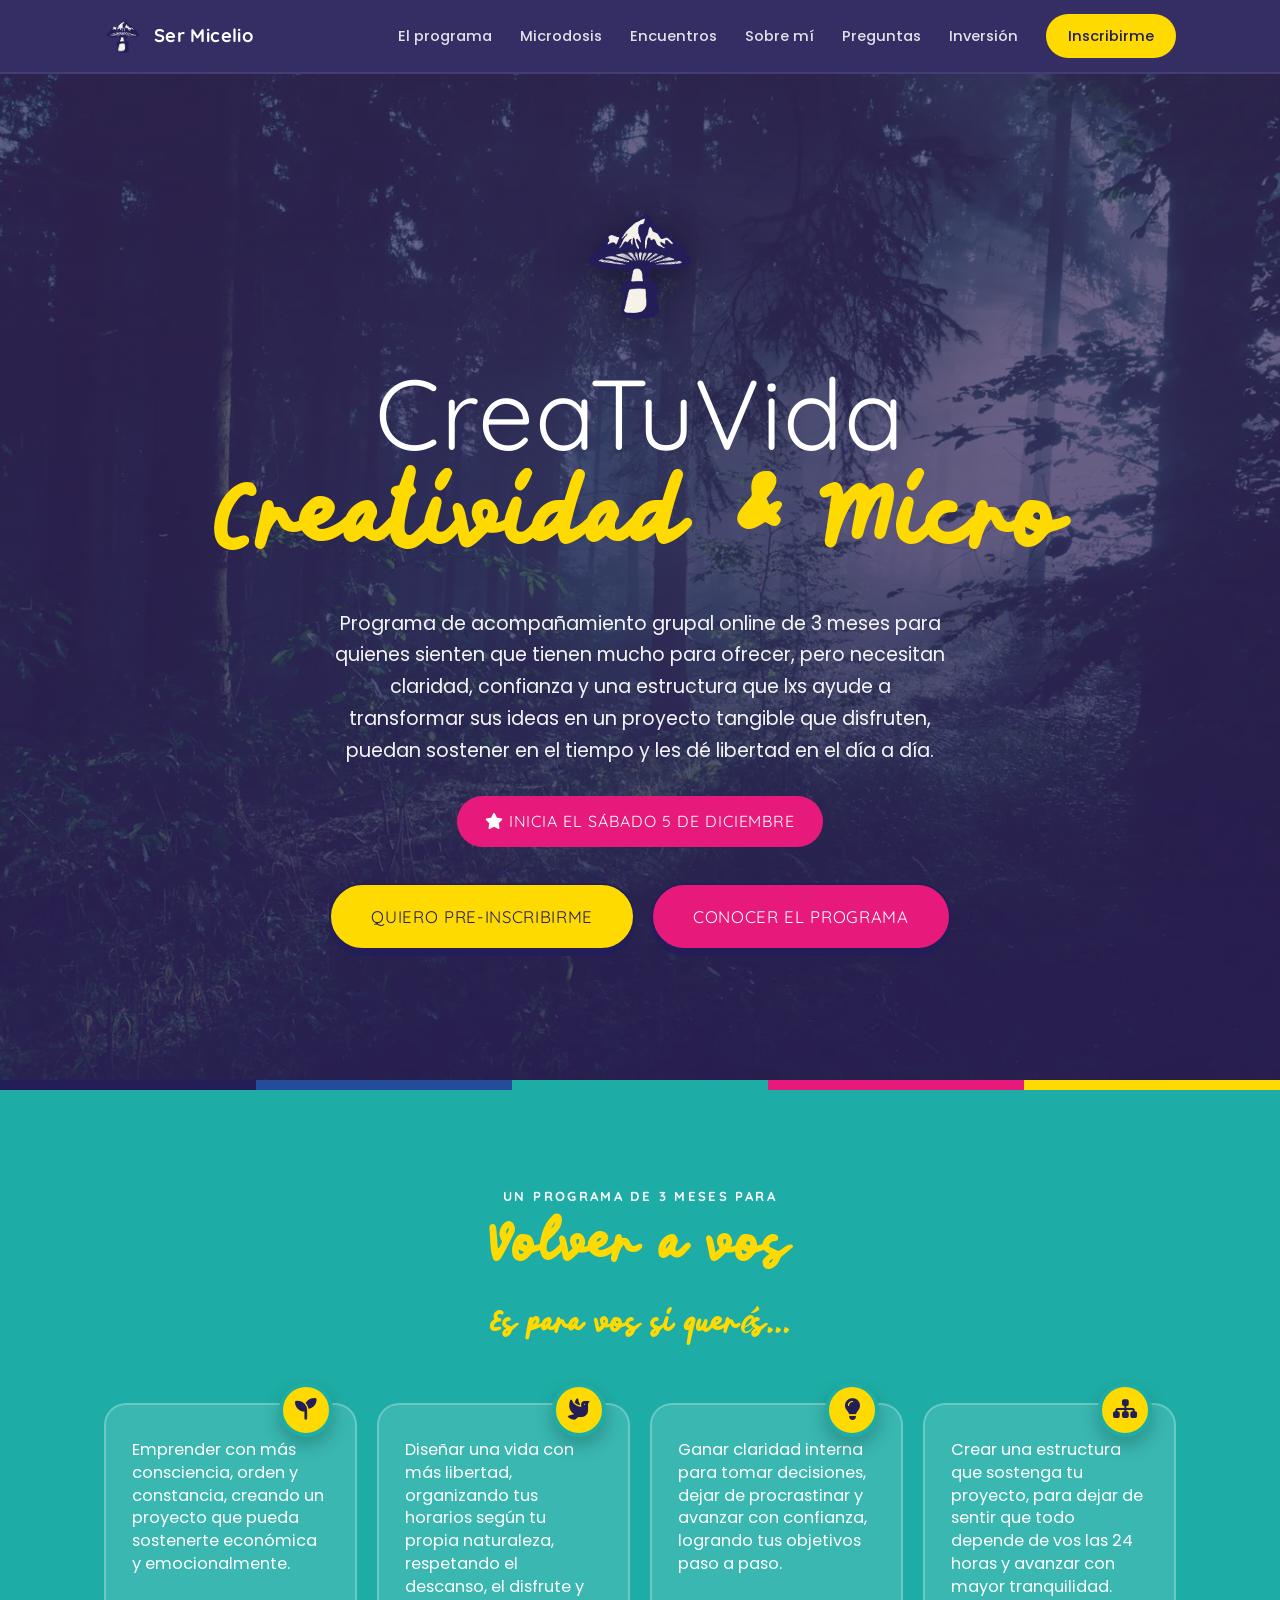
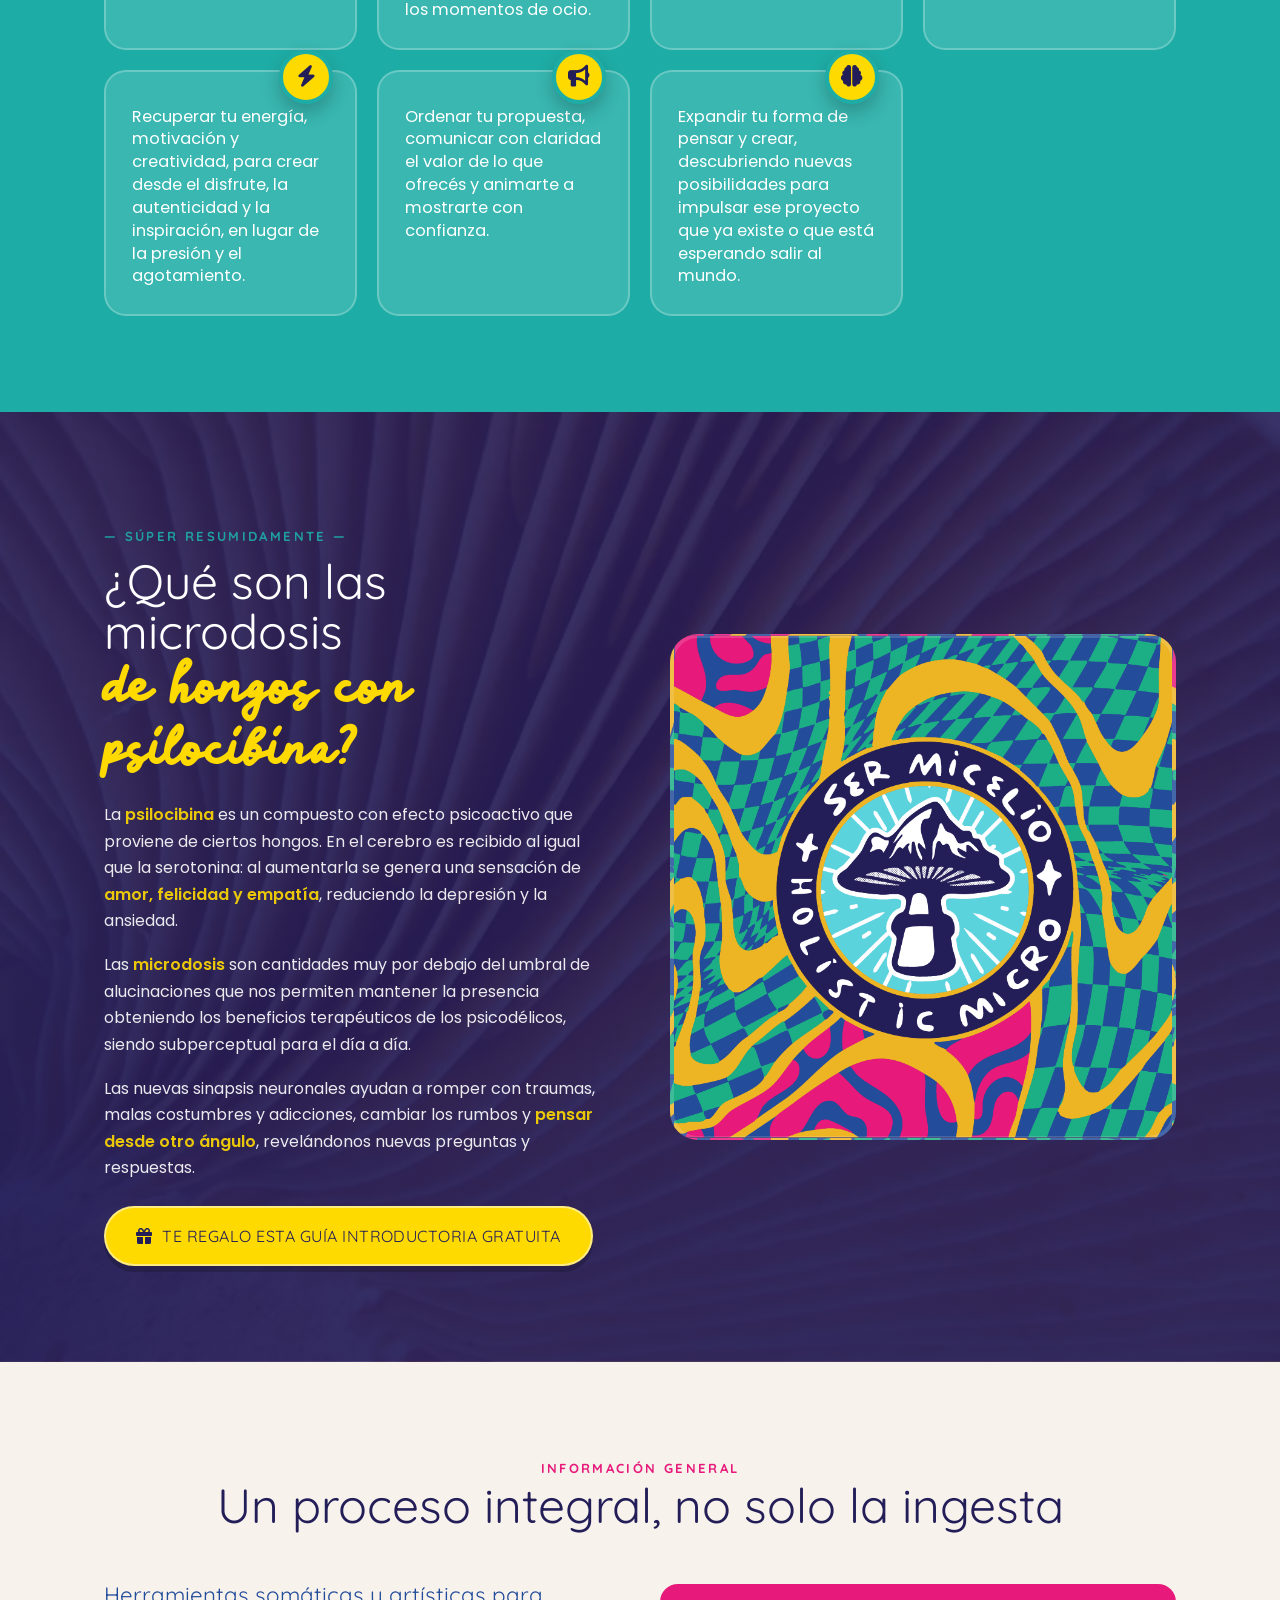
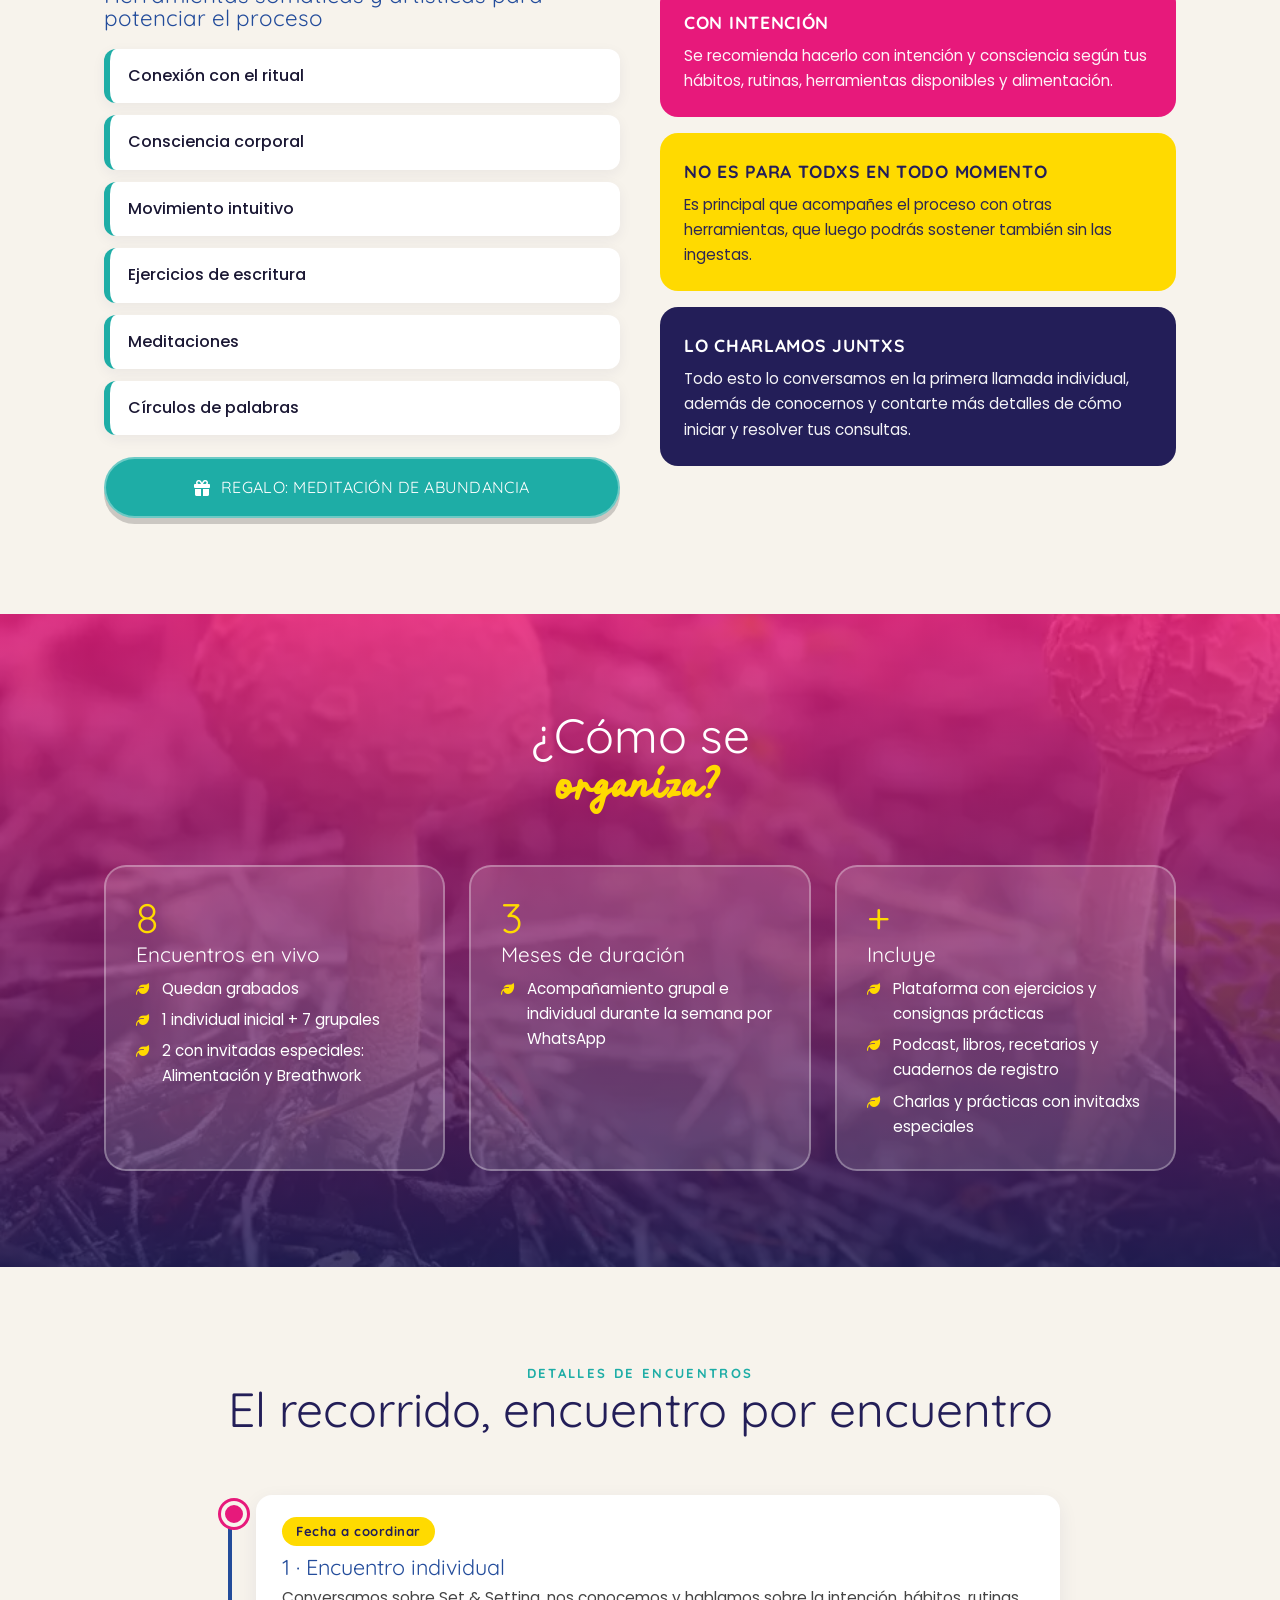
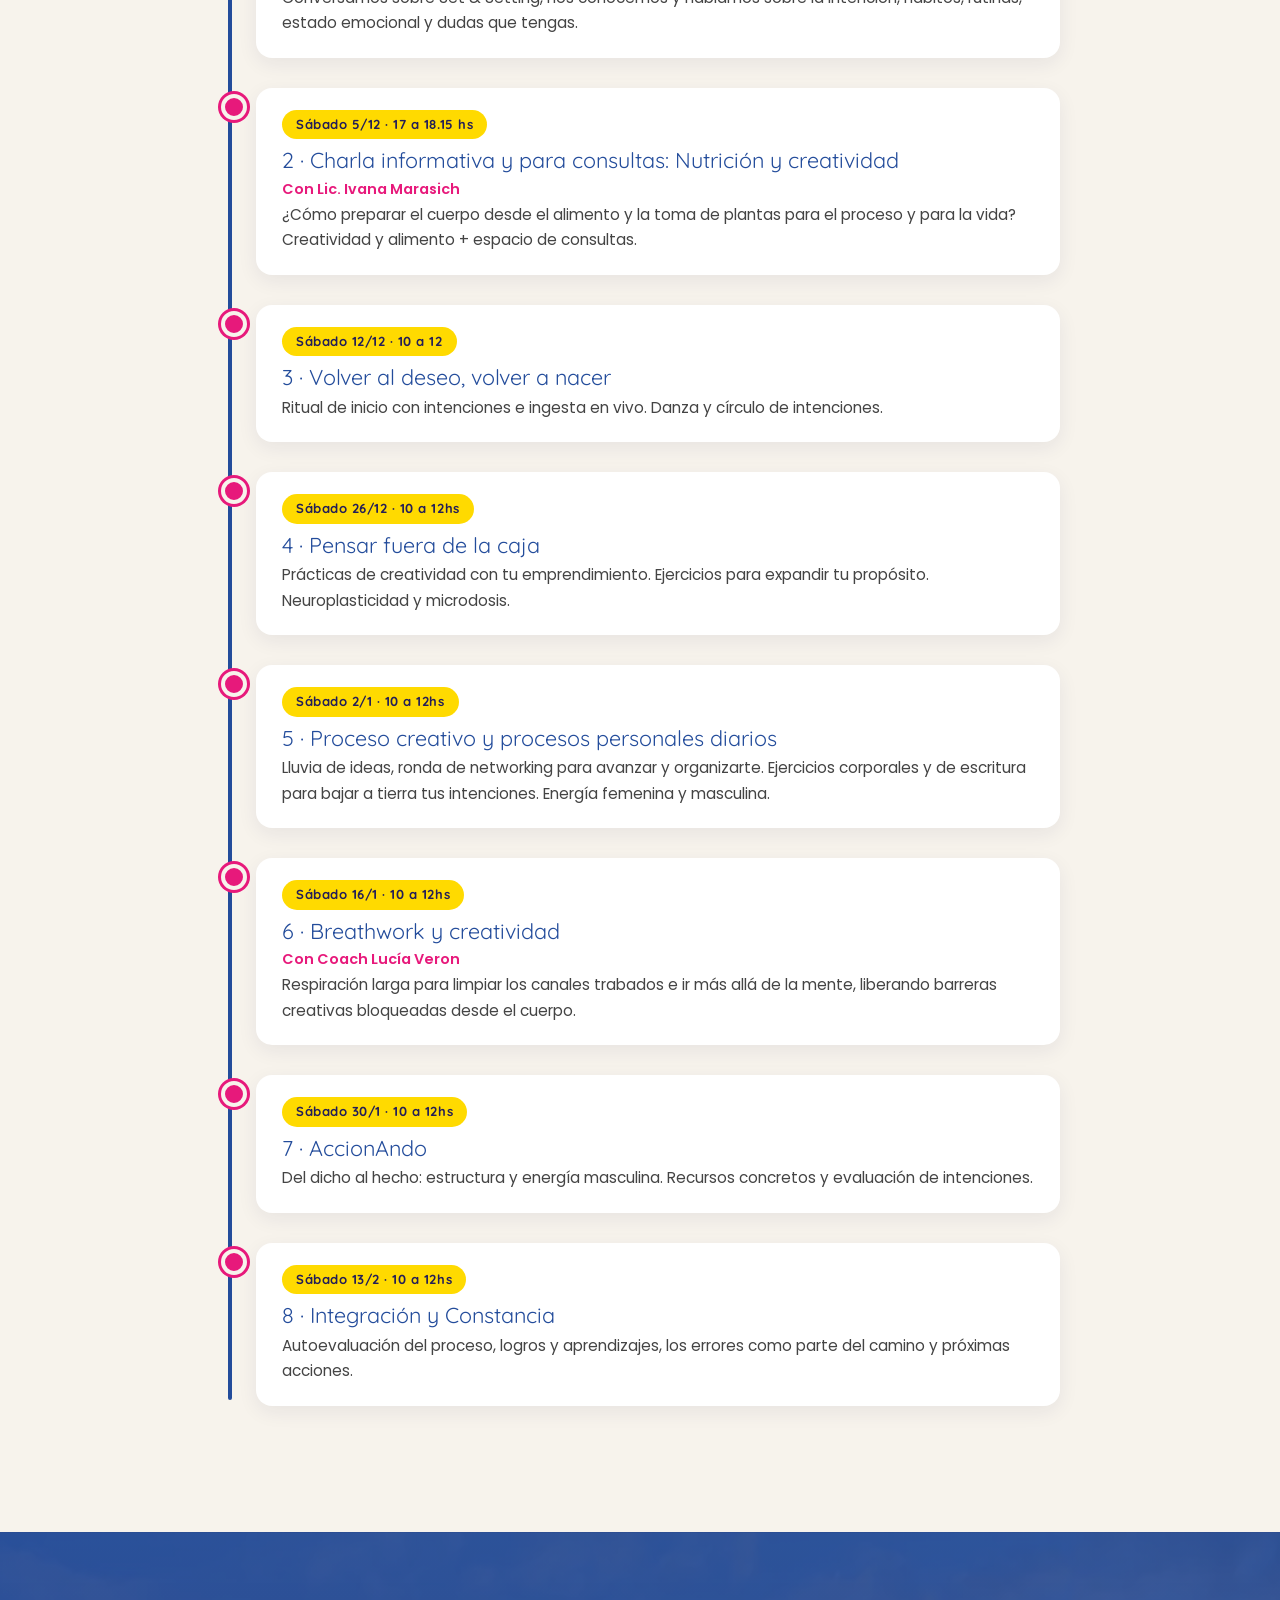
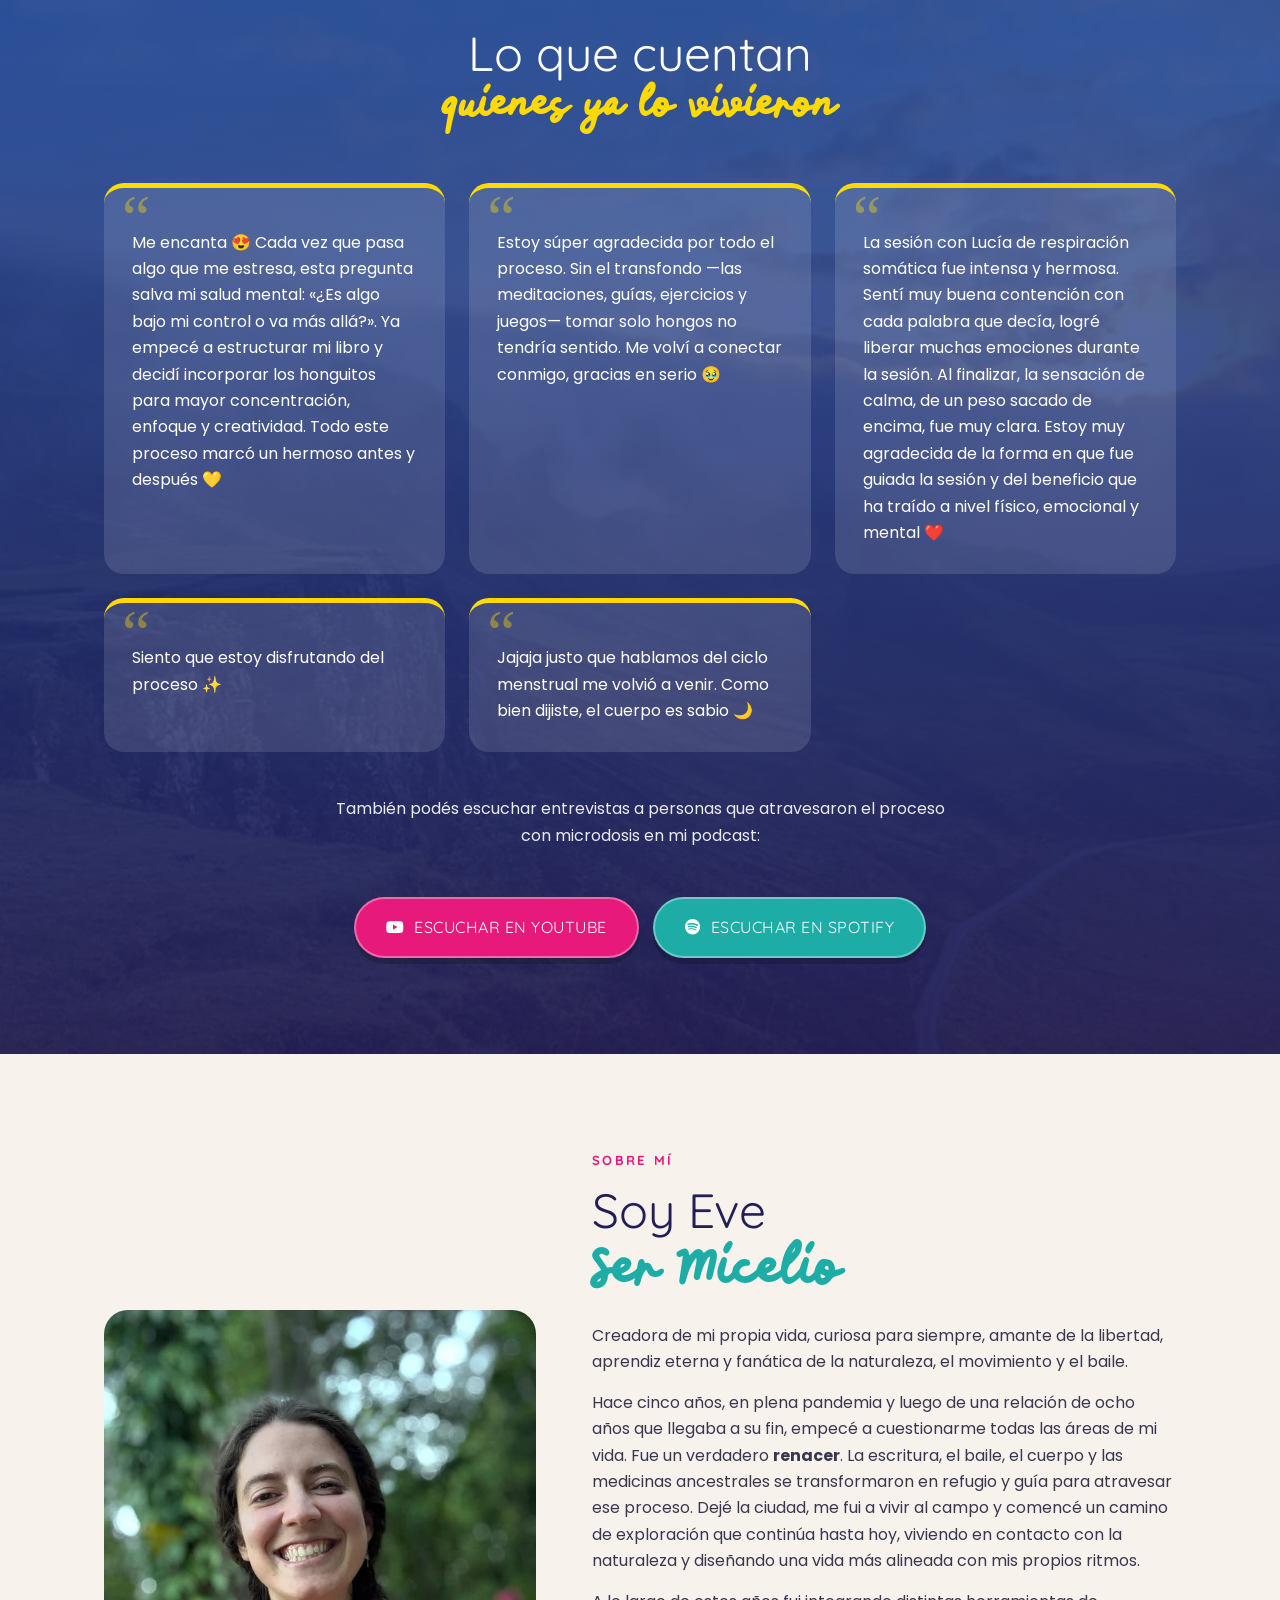
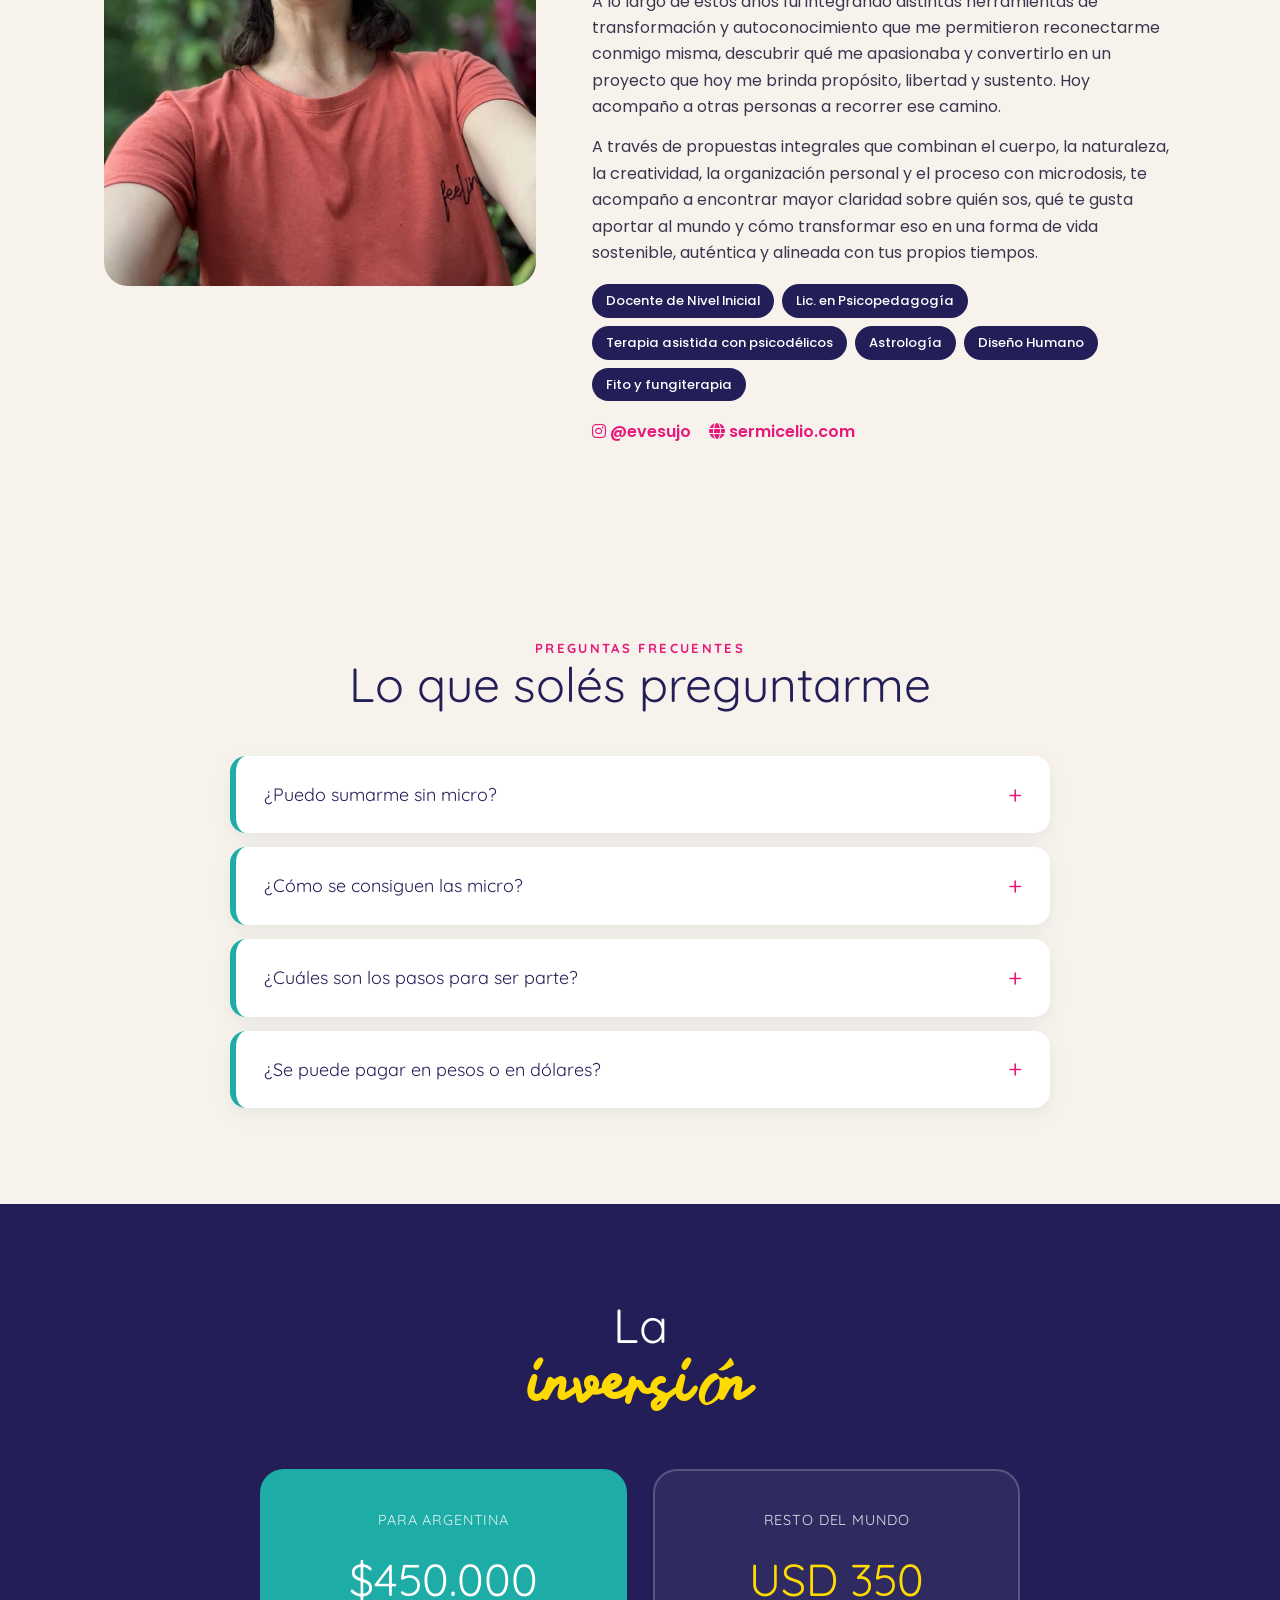
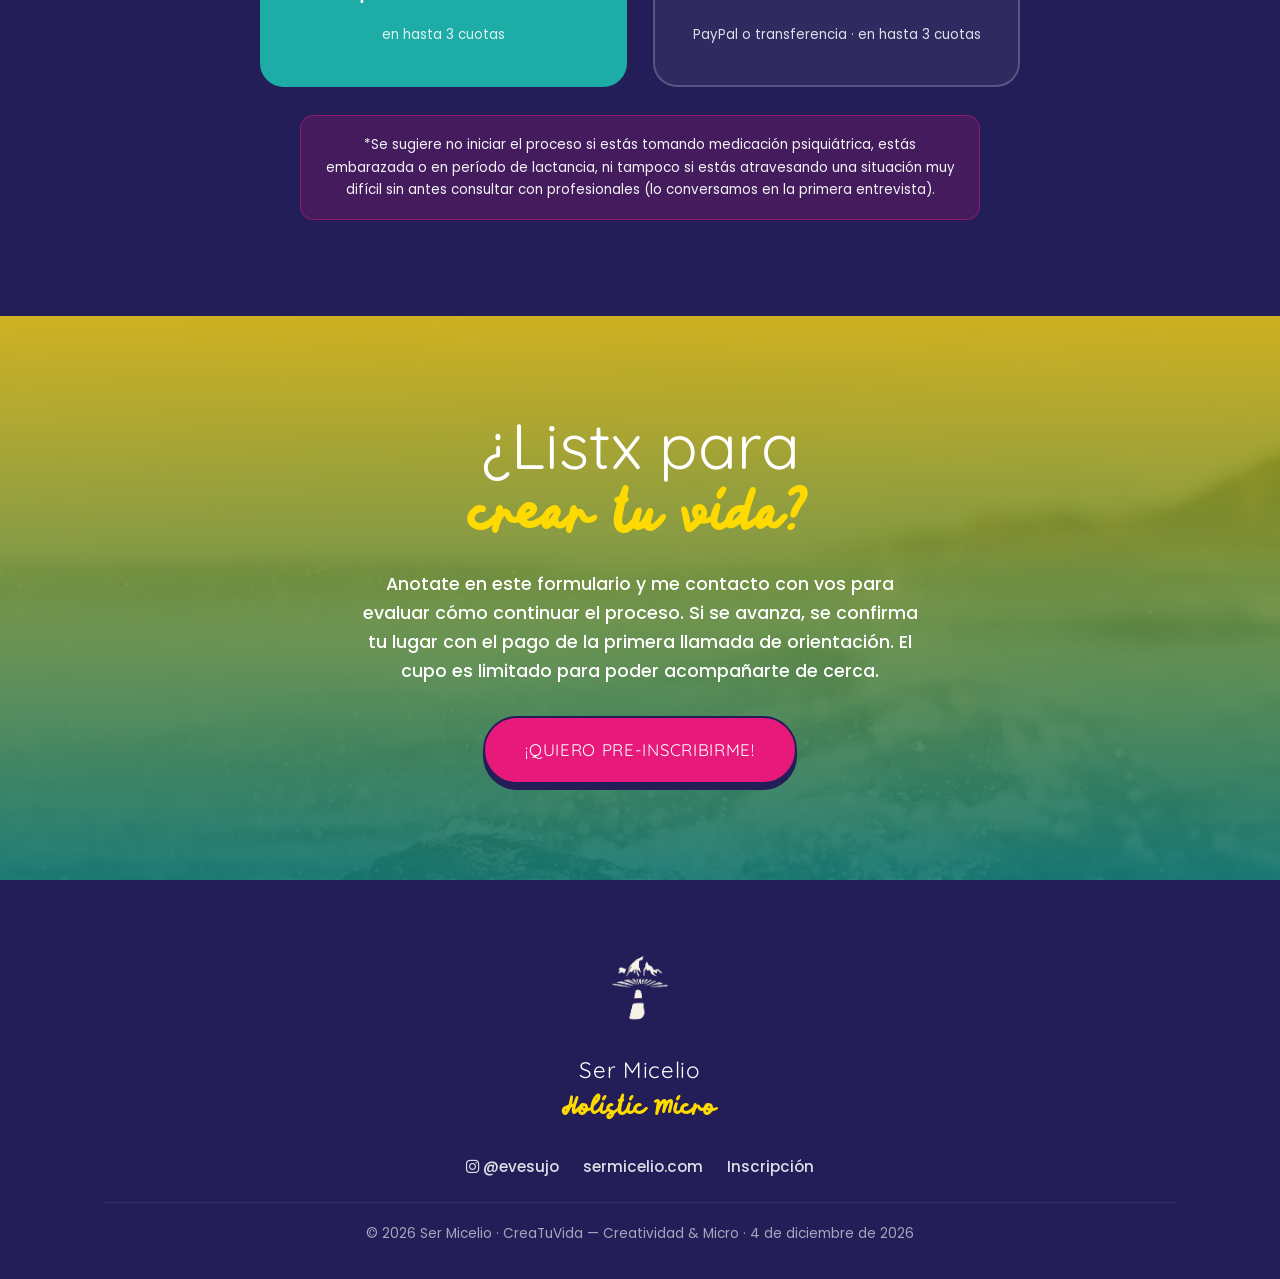
<file: index.html>
<!DOCTYPE html>
<html lang="es">
<head>
<meta charset="UTF-8">
<meta name="viewport" content="width=device-width, initial-scale=1.0">
<title>CreaTuVida · Creatividad & Micro — Ser Micelio</title>
<meta name="description" content="CreaTuVida: programa de acompañamiento grupal online de 3 meses con microdosis de hongos. Reconectá con tu intuición, creatividad y energía vital. Inicia el 25 de julio.">
<link rel="preconnect" href="https://fonts.googleapis.com">
<link rel="preconnect" href="https://fonts.gstatic.com" crossorigin>
<link href="https://fonts.googleapis.com/css2?family=Kaushan+Script&family=Poppins:wght@400;500;600;700;800&display=swap" rel="stylesheet">
<link rel="stylesheet" href="https://cdnjs.cloudflare.com/ajax/libs/font-awesome/6.5.1/css/all.min.css" integrity="sha512-DTOQO9RWCH3ppGqcWaEA1BIZOC6xxalwEsw9c2QQeAIftl+Vegovlnee1c9QX4TctnWMn13TZye+giMm8e2LwA==" crossorigin="anonymous" referrerpolicy="no-referrer">
<link rel="stylesheet" href="styles.css">
</head>
<body>

<nav>
  <div class="wrap">
    <a class="brand" href="#inicio">
      <img src="assets/logo-hongo.png" alt="Ser Micelio">
      <b>Ser Micelio</b>
    </a>
    <button class="nav-toggle" aria-label="Menú" onclick="document.getElementById('navlinks').classList.toggle('open')"><i class="fa-solid fa-bars"></i></button>
    <div class="nav-links" id="navlinks">
      <a href="#programa">El programa</a>
      <a href="#microdosis">Microdosis</a>
      <a href="#encuentros">Encuentros</a>
      <a href="#sobre-mi">Sobre mí</a>
      <a href="#faq">Preguntas</a>
      <a href="#inversion">Inversión</a>
      <a href="#inscribirme" class="nav-cta">Inscribirme</a>
    </div>
  </div>
</nav>

<!-- HERO -->
<header class="hero" id="inicio">
  <div class="wrap">
    <img class="logo-top" src="assets/logo-hongo.png" alt="Ser Micelio">
    <h1>CreaTuVida<span class="script">Creatividad &amp; Micro</span></h1>
    <p class="lead">Programa de acompañamiento grupal online de 3 meses para quienes sienten que tienen mucho para ofrecer, pero necesitan claridad, confianza y una estructura que lxs ayude a transformar sus ideas en un proyecto tangible que disfruten, puedan sostener en el tiempo y les dé libertad en el día a día.</p>
    <span class="start-pill"><i class="fa-solid fa-star"></i> Inicia el <span id="fecha-inicio">25 de julio</span></span>
    <div class="btns">
      <a href="#inscribirme" class="btn">Quiero pre-inscribirme</a>
      <a href="#programa" class="btn pink">Conocer el programa</a>
    </div>
  </div>
</header>
<div class="strip"><span class="a"></span><span class="b"></span><span class="c"></span><span class="d"></span><span class="e"></span></div>

<!-- BENEFITS -->
<section class="section benefits" id="programa">
  <div class="wrap">
    <p class="eyebrow">Un programa de 3 meses para</p>
    <h2 class="script">Volver a vos</h2>
    <p class="benefits-lead">Es para vos si querés…</p>
    <div class="benefit-grid">
      <div class="benefit-card"><div class="ico"><i class="fa-solid fa-seedling"></i></div><h3>Emprender con más consciencia, orden y constancia, creando un proyecto que pueda sostenerte económica y emocionalmente.</h3></div>
      <div class="benefit-card"><div class="ico"><i class="fa-solid fa-dove"></i></div><h3>Diseñar una vida con más libertad, organizando tus horarios según tu propia naturaleza, respetando el descanso, el disfrute y los momentos de ocio.</h3></div>
      <div class="benefit-card"><div class="ico"><i class="fa-solid fa-lightbulb"></i></div><h3>Ganar claridad interna para tomar decisiones, dejar de procrastinar y avanzar con confianza, logrando tus objetivos paso a paso.</h3></div>
      <div class="benefit-card"><div class="ico"><i class="fa-solid fa-sitemap"></i></div><h3>Crear una estructura que sostenga tu proyecto, para dejar de sentir que todo depende de vos las 24 horas y avanzar con mayor tranquilidad.</h3></div>
      <div class="benefit-card"><div class="ico"><i class="fa-solid fa-bolt"></i></div><h3>Recuperar tu energía, motivación y creatividad, para crear desde el disfrute, la autenticidad y la inspiración, en lugar de la presión y el agotamiento.</h3></div>
      <div class="benefit-card"><div class="ico"><i class="fa-solid fa-bullhorn"></i></div><h3>Ordenar tu propuesta, comunicar con claridad el valor de lo que ofrecés y animarte a mostrarte con confianza.</h3></div>
      <div class="benefit-card"><div class="ico"><i class="fa-solid fa-brain"></i></div><h3>Expandir tu forma de pensar y crear, descubriendo nuevas posibilidades para impulsar ese proyecto que ya existe o que está esperando salir al mundo.</h3></div>
    </div>
  </div>
</section>

<!-- MICRODOSIS -->
<section class="section micro photobg" id="microdosis">
  <div class="wrap">
    <div class="ttl">
      <p class="eyebrow">— Súper resumidamente —</p>
      <h2>¿Qué son las microdosis<span class="script">de hongos con psilocibina?</span></h2>
      <p>La <strong>psilocibina</strong> es un compuesto con efecto psicoactivo que proviene de ciertos hongos. En el cerebro es recibido al igual que la serotonina: al aumentarla se genera una sensación de <strong>amor, felicidad y empatía</strong>, reduciendo la depresión y la ansiedad.</p>
      <p>Las <strong>microdosis</strong> son cantidades muy por debajo del umbral de alucinaciones que nos permiten mantener la presencia obteniendo los beneficios terapéuticos de los psicodélicos, siendo subperceptual para el día a día.</p>
      <p>Las nuevas sinapsis neuronales ayudan a romper con traumas, malas costumbres y adicciones, cambiar los rumbos y <strong>pensar desde otro ángulo</strong>, revelándonos nuevas preguntas y respuestas.</p>
      <a class="gift" href="guia-microdosis.html"><i class="fa-solid fa-gift"></i> Te regalo esta guía introductoria gratuita</a>
    </div>
    <div class="art" role="img" aria-label="Sello Ser Micelio Holistic Micro"></div>
  </div>
</section>

<!-- INFO GENERAL -->
<section class="section info">
  <div class="wrap">
    <div class="head">
      <p class="eyebrow">Información general</p>
      <h2>Un proceso integral, no solo la ingesta</h2>
    </div>
    <div class="info-cols">
      <div class="tools">
        <h3>Herramientas somáticas y artísticas para potenciar el proceso</h3>
        <ul class="tool-list">
          <li>Conexión con el ritual</li>
          <li>Consciencia corporal</li>
          <li>Movimiento intuitivo</li>
          <li>Ejercicios de escritura</li>
          <li>Meditaciones</li>
          <li>Círculos de palabras</li>
        </ul>
        <a class="gift" href="https://youtu.be/ZWUlorjgtCc" target="_blank" rel="noopener"><i class="fa-solid fa-gift"></i> Regalo: meditación de abundancia</a>
      </div>
      <div class="notes">
        <div class="note-card pink">
          <h4>Con intención</h4>
          <p>Se recomienda hacerlo con intención y consciencia según tus hábitos, rutinas, herramientas disponibles y alimentación.</p>
        </div>
        <div class="note-card yellow">
          <h4>No es para todxs en todo momento</h4>
          <p>Es principal que acompañes el proceso con otras herramientas, que luego podrás sostener también sin las ingestas.</p>
        </div>
        <div class="note-card">
          <h4>Lo charlamos juntxs</h4>
          <p>Todo esto lo conversamos en la primera llamada individual, además de conocernos y contarte más detalles de cómo iniciar y resolver tus consultas.</p>
        </div>
      </div>
    </div>
  </div>
</section>

<!-- COMO SE ORGANIZA -->
<section class="section org photobg">
  <div class="wrap">
    <h2>¿Cómo se<span class="script">organiza?</span></h2>
    <div class="org-grid">
      <div class="org-card">
        <div class="big">8</div>
        <h3>Encuentros en vivo</h3>
        <ul>
          <li>Quedan grabados</li>
          <li>1 individual inicial + 7 grupales</li>
          <li>2 con invitadas especiales: Alimentación y Breathwork</li>
        </ul>
      </div>
      <div class="org-card">
        <div class="big">3</div>
        <h3>Meses de duración</h3>
        <ul>
          <li>Acompañamiento grupal e individual durante la semana por WhatsApp</li>
        </ul>
      </div>
      <div class="org-card">
        <div class="big">+</div>
        <h3>Incluye</h3>
        <ul>
          <li>Plataforma con ejercicios y consignas prácticas</li>
          <li>Podcast, libros, recetarios y cuadernos de registro</li>
          <li>Charlas y prácticas con invitadxs especiales</li>
        </ul>
      </div>
    </div>
  </div>
</section>

<!-- ENCUENTROS -->
<section class="section enc" id="encuentros">
  <div class="wrap">
    <div class="head">
      <p class="eyebrow">Detalles de encuentros</p>
      <h2>El recorrido, encuentro por encuentro</h2>
    </div>
    <div class="timeline" id="timeline">
      <div class="tl-item"><div class="tl-card">
        <span class="date">Fecha a coordinar</span>
        <h3>1 · Encuentro individual</h3>
        <p>Conversamos sobre Set &amp; Setting, nos conocemos y hablamos sobre la intención, hábitos, rutinas, estado emocional y dudas que tengas.</p>
      </div></div>
      <div class="tl-item"><div class="tl-card">
        <span class="date">Martes 14/7 · 18 a 19:15hs</span>
        <h3>2 · Charla informativa: Nutrición y creatividad</h3>
        <p class="guest">Con Lic. Ivana Marasich</p>
        <p>¿Cómo preparar el cuerpo desde el alimento para el proceso y para la vida? Creatividad y alimento + espacio de consultas.</p>
      </div></div>
      <div class="tl-item"><div class="tl-card">
        <span class="date">Sábado 25/7 · 10.30 a 12.30hs</span>
        <h3>3 · Volver al deseo, volver a nacer</h3>
        <p>Ceremonia de inicio con intenciones e ingesta en vivo. Danza y círculo de intenciones.</p>
      </div></div>
      <div class="tl-item"><div class="tl-card">
        <span class="date">Sábado 8/8 · 10.30 a 12.30hs</span>
        <h3>4 · Pensar fuera de la caja</h3>
        <p>Prácticas de creatividad con tu emprendimiento. Ejercicios para clarificar tu propósito. Neuroplasticidad y microdosis.</p>
      </div></div>
      <div class="tl-item"><div class="tl-card">
        <span class="date">Sábado 22/8 · 10.30 a 12.30hs</span>
        <h3>5 · Proceso creativo y procesos personales diarios</h3>
        <p>Lluvia de ideas, ronda de networking para avanzar y organizarte. Ejercicios corporales y de escritura para bajar a tierra el proyecto. Energía femenina y masculina.</p>
      </div></div>
      <div class="tl-item"><div class="tl-card">
        <span class="date">Sábado 5/9 · 10.30 a 12.30hs</span>
        <h3>6 · Breathwork y creatividad</h3>
        <p class="guest">Con Coach Lucía Veron</p>
        <p>Respiración larga para limpiar los canales trabados e ir más allá de la mente con los proyectos, liberando barreras creativas bloqueadas desde el cuerpo.</p>
      </div></div>
      <div class="tl-item"><div class="tl-card">
        <span class="date">Sábado 19/9 · 10.30 a 12.30hs</span>
        <h3>7 · AccionAndo</h3>
        <p>Del dicho al hecho: estructura y energía masculina. Recursos concretos y evaluación de intenciones.</p>
      </div></div>
      <div class="tl-item"><div class="tl-card">
        <span class="date">Sábado 3/10 · 10.30 a 12.30hs</span>
        <h3>8 · Integración y Constancia</h3>
        <p>Autoevaluación del proceso, logros y aprendizajes, los errores como parte del camino y próximas acciones.</p>
      </div></div>
    </div>
  </div>
</section>

<!-- TESTIMONIOS -->
<section class="section testi photobg">
  <div class="wrap">
    <h2>Lo que cuentan<span class="script">quienes ya lo vivieron</span></h2>
    <div class="testi-grid">
      <div class="quote"><p>Me encanta 😍 Cada vez que pasa algo que me estresa, esta pregunta salva mi salud mental: «¿Es algo bajo mi control o va más allá?». Ya empecé a estructurar mi libro y decidí incorporar los honguitos para mayor concentración, enfoque y creatividad. Todo este proceso marcó un hermoso antes y después 💛</p></div>
      <div class="quote"><p>Estoy súper agradecida por todo el proceso. Sin el transfondo —las meditaciones, guías, ejercicios y juegos— tomar solo hongos no tendría sentido. Me volví a conectar conmigo, gracias en serio 🥹</p></div>
      <div class="quote"><p>La sesión con Lucía de respiración somática fue intensa y hermosa. Sentí muy buena contención con cada palabra que decía, logré liberar muchas emociones durante la sesión. Al finalizar, la sensación de calma, de un peso sacado de encima, fue muy clara. Estoy muy agradecida de la forma en que fue guiada la sesión y del beneficio que ha traído a nivel físico, emocional y mental ❤️</p></div>
      <div class="quote"><p>Siento que estoy disfrutando del proceso ✨</p></div>
      <div class="quote"><p>Jajaja justo que hablamos del ciclo menstrual me volvió a venir. Como bien dijiste, el cuerpo es sabio 🌙</p></div>
    </div>
    <p class="fine" style="max-width:640px;margin:44px auto 0;opacity:.9">También podés escuchar entrevistas a personas que atravesaron el proceso con microdosis en mi podcast:</p>
    <div class="btns" style="display:flex;gap:14px;justify-content:center;flex-wrap:wrap;margin-top:22px">
      <a class="gift" href="https://www.youtube.com/watch?v=wcpRMTAWF7w" target="_blank" rel="noopener"><i class="fa-brands fa-youtube"></i> Escuchar en YouTube</a>
      <a class="gift teal" href="https://open.spotify.com/show/4plE97bqddYHgbPJnBAo8R" target="_blank" rel="noopener"><i class="fa-brands fa-spotify"></i> Escuchar en Spotify</a>
    </div>
  </div>
</section>

<!-- SOBRE MI -->
<section class="section about" id="sobre-mi">
  <div class="wrap">
    <div class="pic"><img src="assets/eve.jpeg" alt="Eve — Ser Micelio"></div>
    <div class="txt">
      <p class="eyebrow">Sobre mí</p>
      <h2>Soy Eve<span class="script">Ser Micelio</span></h2>
      <p>Creadora de mi propia vida, curiosa para siempre, amante de la libertad, aprendiz eterna y fanática de la naturaleza, el movimiento y el baile.</p>
      <p>Hace cinco años, en plena pandemia y luego de una relación de ocho años que llegaba a su fin, empecé a cuestionarme todas las áreas de mi vida. Fue un verdadero <strong>renacer</strong>. La escritura, el baile, el cuerpo y las medicinas ancestrales se transformaron en refugio y guía para atravesar ese proceso. Dejé la ciudad, me fui a vivir al campo y comencé un camino de exploración que continúa hasta hoy, viviendo en contacto con la naturaleza y diseñando una vida más alineada con mis propios ritmos.</p>
      <p>A lo largo de estos años fui integrando distintas herramientas de transformación y autoconocimiento que me permitieron reconectarme conmigo misma, descubrir qué me apasionaba y convertirlo en un proyecto que hoy me brinda propósito, libertad y sustento. Hoy acompaño a otras personas a recorrer ese camino.</p>
      <p>A través de propuestas integrales que combinan el cuerpo, la naturaleza, la creatividad, la organización personal y el proceso con microdosis, te acompaño a encontrar mayor claridad sobre quién sos, qué te gusta aportar al mundo y cómo transformar eso en una forma de vida sostenible, auténtica y alineada con tus propios tiempos.</p>
      <div class="creds">
        <span>Docente de Nivel Inicial</span>
        <span>Lic. en Psicopedagogía</span>
        <span>Terapia asistida con psicodélicos</span>
        <span>Astrología</span>
        <span>Diseño Humano</span>
        <span>Fito y fungiterapia</span>
      </div>
      <div class="social">
        <a href="https://instagram.com/evesujo" target="_blank" rel="noopener"><i class="fa-brands fa-instagram"></i> @evesujo</a>
        <a href="https://www.sermicelio.com" target="_blank" rel="noopener"><i class="fa-solid fa-globe"></i> sermicelio.com</a>
      </div>
    </div>
  </div>
</section>

<!-- FAQ -->
<section class="section faq" id="faq">
  <div class="wrap">
    <div class="head">
      <p class="eyebrow">Preguntas frecuentes</p>
      <h2>Lo que solés preguntarme</h2>
    </div>
    <div class="faq-list">
      <details class="faq-item">
        <summary>¿Puedo sumarme sin micro?</summary>
        <div class="a">Sí, ya que el proceso va más allá de las micro en sí: es un proceso integral que te va a servir en el armado de tu proyecto personal y laboral.</div>
      </details>
      <details class="faq-item">
        <summary>¿Cómo se consiguen las micro?</summary>
        <div class="a">Para gestionar la compra, te paso contactos de cultivadores de confianza por la zona en donde vivas o que tengan envío, según las cantidades del protocolo que se defina con cada persona luego de la llamada de orientación 1.1.</div>
      </details>
      <details class="faq-item">
        <summary>¿Cuáles son los pasos para ser parte?</summary>
        <div class="a">Llenás el formulario y luego me comunico con vos por WhatsApp: coordinamos horario para la primera reunión 1.1 junto al pago de esta primera sesión de <span id="precio-primera-sesion">$45.000</span>. Si luego querés continuar con todo el acompañamiento, para confirmar tu lugar se completa la primera cuota. Después se sigue abonando una cuota por cada mes del programa: 3 en total.</div>
      </details>
      <details class="faq-item">
        <summary>¿Se puede pagar en pesos o en dólares?</summary>
        <div class="a">Sí, podés pagar por transferencia a Mercado Pago o con PayPal. Te envío el alias una vez que quieras confirmar tu primera entrevista.</div>
      </details>
    </div>
  </div>
</section>

<!-- INVERSION -->
<section class="section invest" id="inversion">
  <div class="wrap">
    <h2>La<span class="script">inversión</span></h2>
    <div class="price-grid">
      <div class="price feat">
        <p class="where">Para Argentina</p>
        <div class="num" id="precio-argentina">$333.000</div>
        <small>en hasta 3 cuotas</small>
      </div>
      <div class="price">
        <p class="where">Resto del mundo</p>
        <div class="num" id="precio-internacional">USD 280</div>
        <small>PayPal o transferencia · en hasta 3 cuotas</small>
      </div>
    </div>
    <p class="disc">*Se sugiere no iniciar el proceso si estás tomando medicación psiquiátrica, estás embarazada o en período de lactancia, ni tampoco si estás atravesando una situación muy difícil sin antes consultar con profesionales (lo conversamos en la primera entrevista).</p>
  </div>
</section>

<!-- FINAL CTA -->
<section class="section final photobg" id="inscribirme">
  <div class="wrap">
    <h2>¿Listx para<span class="script">crear tu vida?</span></h2>
    <p>Anotate en este formulario y me contacto con vos para evaluar cómo continuar el proceso. Si se avanza, se confirma tu lugar con el pago de la primera llamada de orientación. El cupo es limitado para poder acompañarte de cerca.</p>
    <a href="https://docs.google.com/forms/d/e/1FAIpQLSd56Jev5xjHM0c0F3C1oqAifl5WiuU8vTkxKlbELFtgT470yQ/viewform?usp=sharing" class="btn" target="_blank" rel="noopener">¡Quiero pre-inscribirme!</a>
  </div>
</section>

<!-- FOOTER -->
<footer>
  <div class="wrap">
    <img src="assets/logo-hongo.png" alt="Ser Micelio">
    <div class="fbrand">Ser Micelio</div>
    <div class="ftag">Holistic Micro</div>
    <div class="flinks">
      <a href="https://instagram.com/evesujo" target="_blank" rel="noopener"><i class="fa-brands fa-instagram"></i> @evesujo</a>
      <a href="https://www.sermicelio.com" target="_blank" rel="noopener">sermicelio.com</a>
      <a href="#inscribirme">Inscripción</a>
    </div>
    <p class="copy">© <span id="year"></span> Ser Micelio · CreaTuVida — Creatividad &amp; Micro · <span id="today"></span></p>
  </div>
</footer>

<script>
  // Fecha dinámica en el footer
  const now = new Date();
  document.getElementById('year').textContent = now.getFullYear();
  document.getElementById('today').textContent = now.toLocaleDateString('es-AR', {day:'numeric', month:'long', year:'numeric'});

  // Cerrar menú mobile al hacer click en un link
  document.querySelectorAll('#navlinks a').forEach(a=>{
    a.addEventListener('click',()=>document.getElementById('navlinks').classList.remove('open'));
  });

  // Fechas editables desde datos.json (fecha de inicio + cronograma de encuentros)
  const escaparHTML = t => String(t).replace(/[&<>"]/g, c => ({'&':'&amp;','<':'&lt;','>':'&gt;','"':'&quot;'}[c]));
  fetch('datos.json')
    .then(r => r.ok ? r.json() : Promise.reject())
    .then(datos => {
      if (datos.inicio) {
        document.getElementById('fecha-inicio').textContent = datos.inicio;
        const meta = document.querySelector('meta[name="description"]');
        if (meta) meta.setAttribute('content', meta.getAttribute('content').replace(/Inicia el [^.]*\./, 'Inicia el ' + datos.inicio + '.'));
      }
      if (datos.precioPrimeraSesion) document.getElementById('precio-primera-sesion').textContent = datos.precioPrimeraSesion;
      if (datos.precioArgentina) document.getElementById('precio-argentina').textContent = datos.precioArgentina;
      if (datos.precioInternacional) document.getElementById('precio-internacional').textContent = datos.precioInternacional;
      if (Array.isArray(datos.encuentros) && datos.encuentros.length) {
        document.getElementById('timeline').innerHTML = datos.encuentros.map(e => `
      <div class="tl-item"><div class="tl-card">
        <span class="date">${escaparHTML(e.fecha)}</span>
        <h3>${escaparHTML(e.titulo)}</h3>
        ${e.invitado ? `<p class="guest">${escaparHTML(e.invitado)}</p>` : ''}
        <p>${escaparHTML(e.descripcion)}</p>
      </div></div>`).join('');
      }
    })
    .catch(() => { /* si datos.json no carga, queda el contenido de respaldo del HTML */ });
</script>
</body>
</html>
</file>
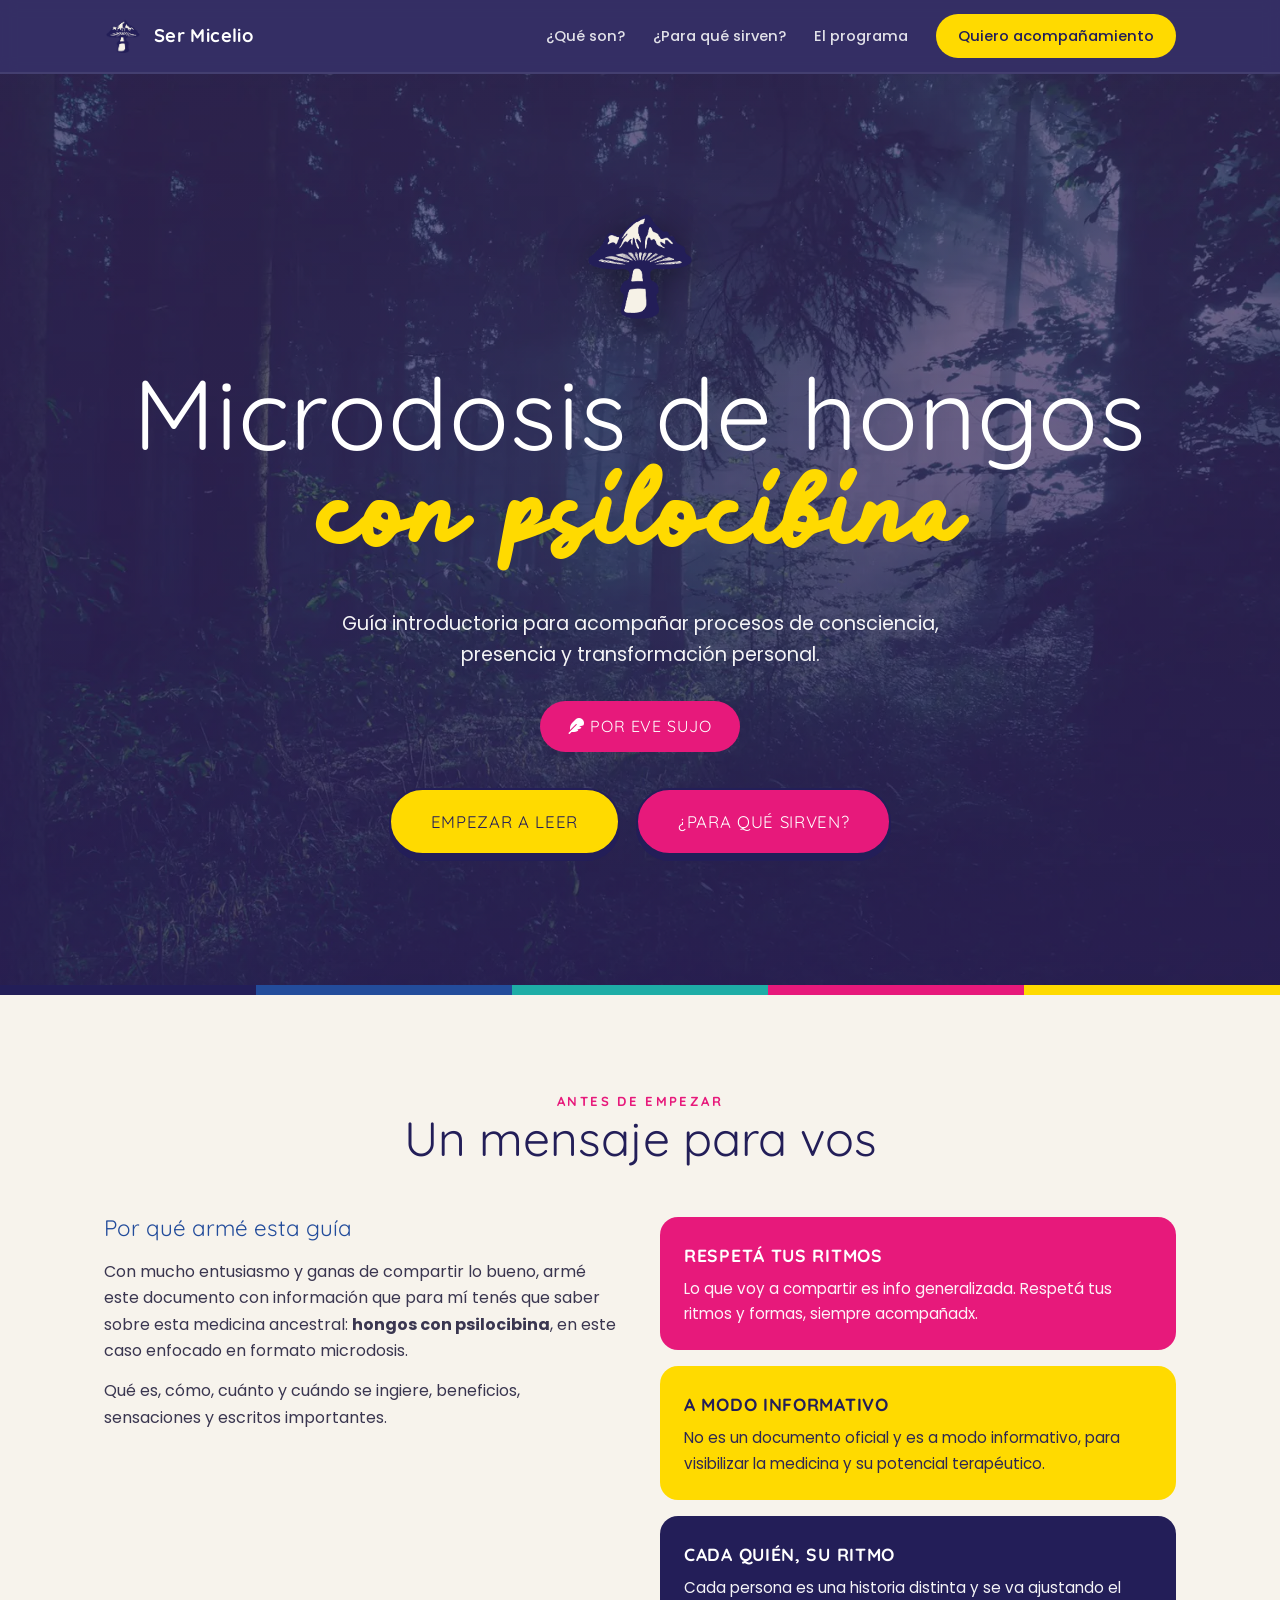
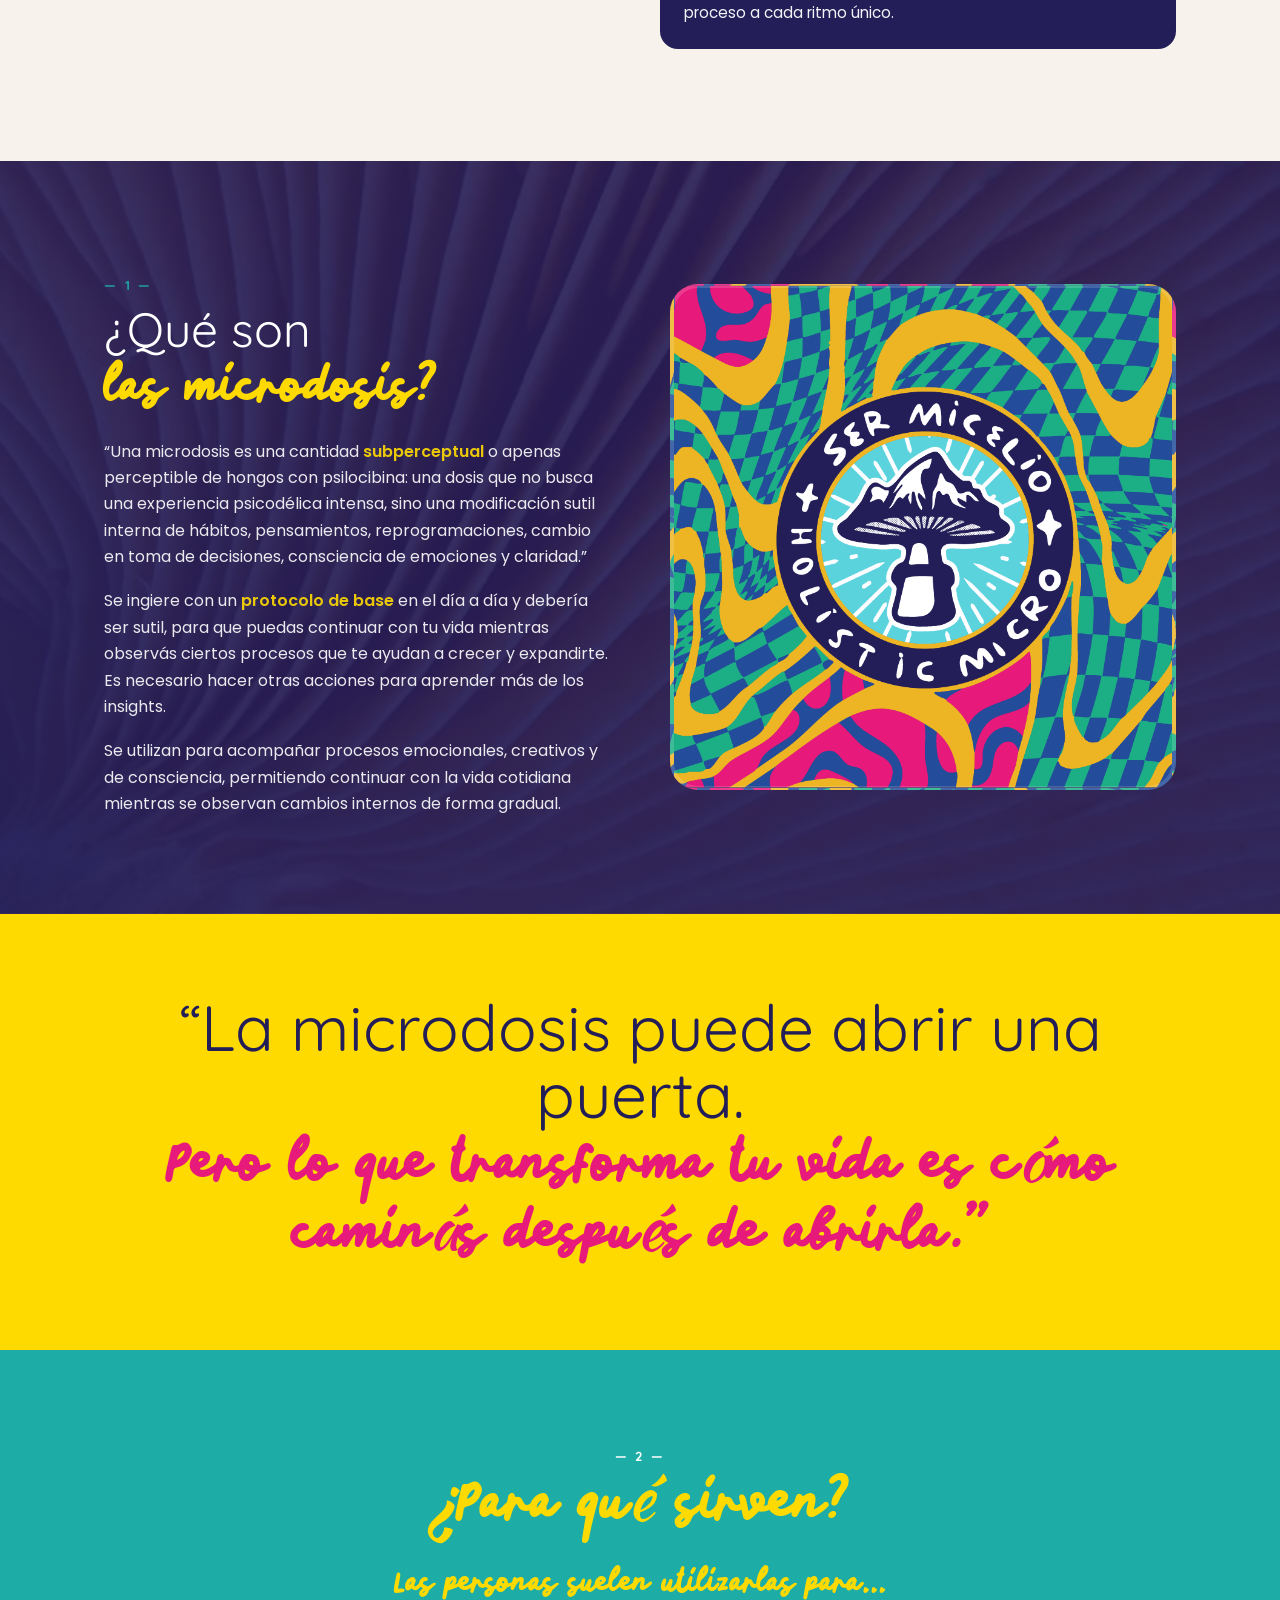
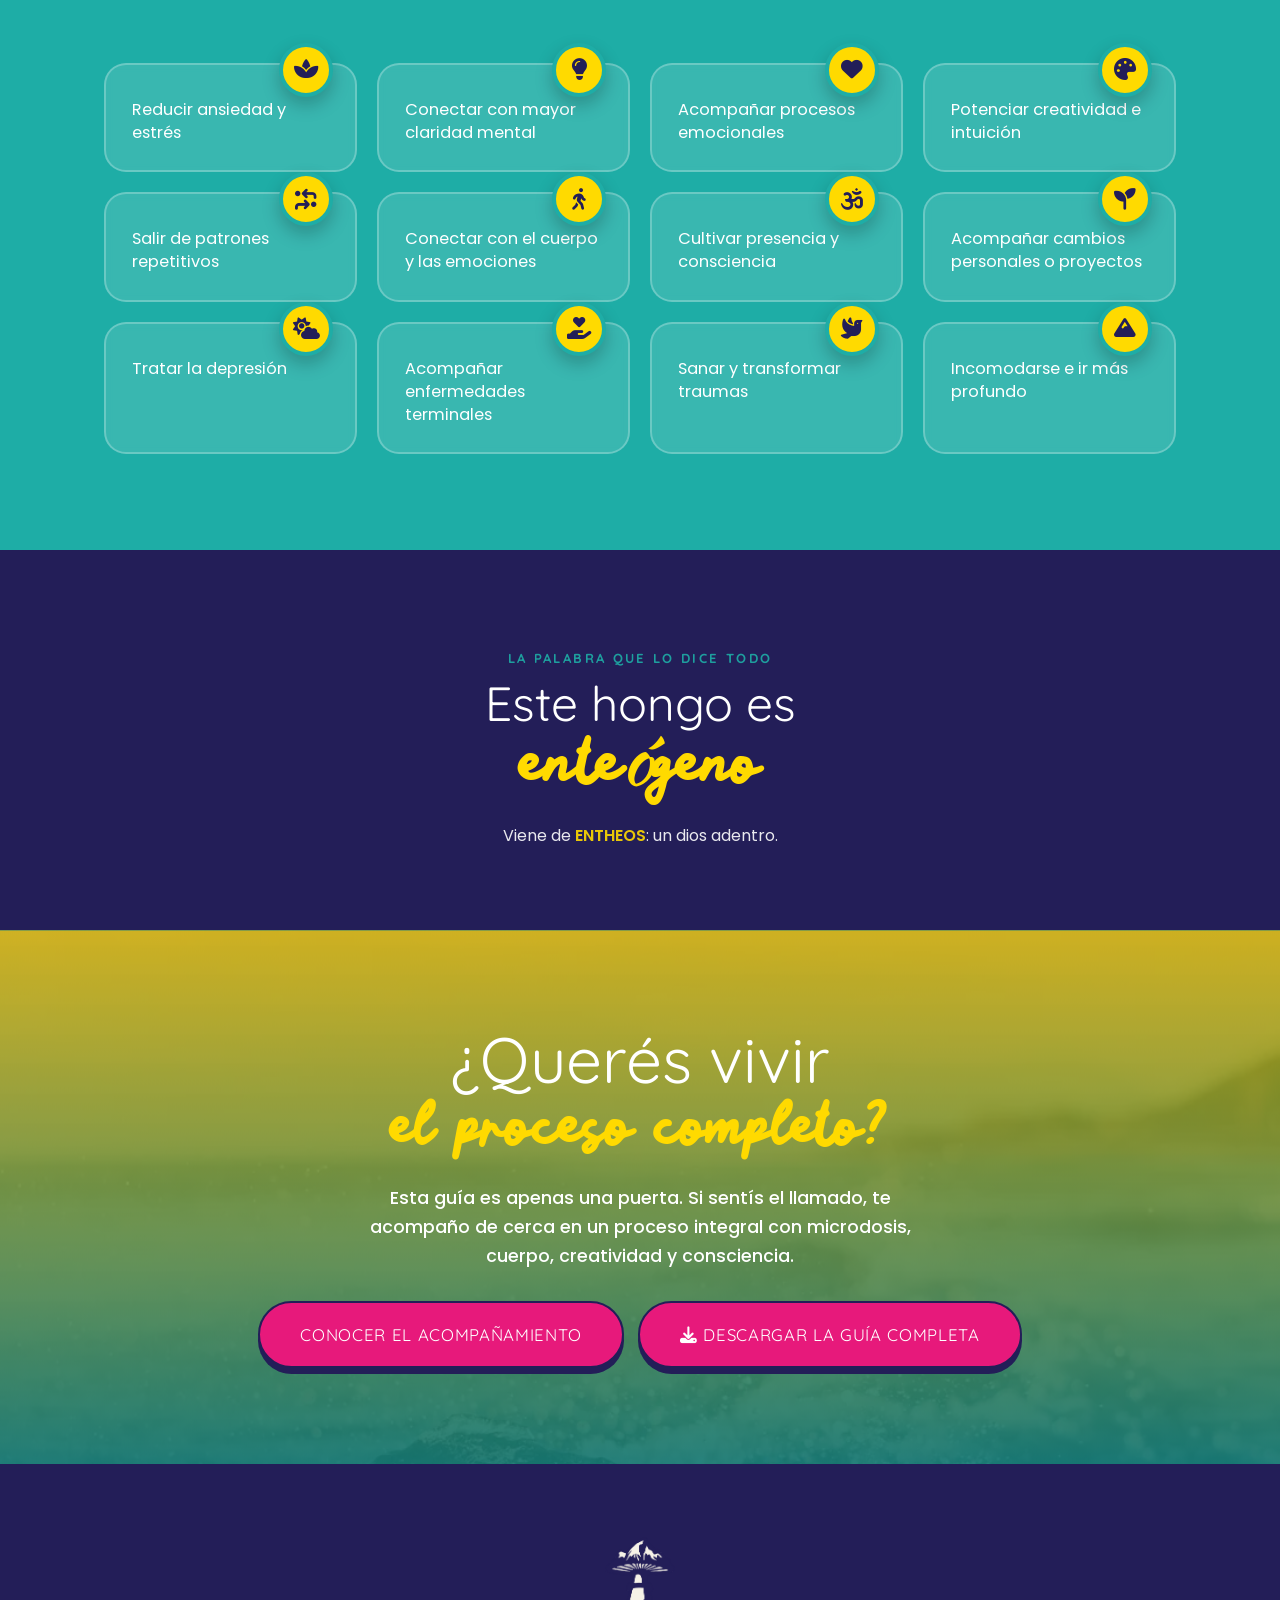
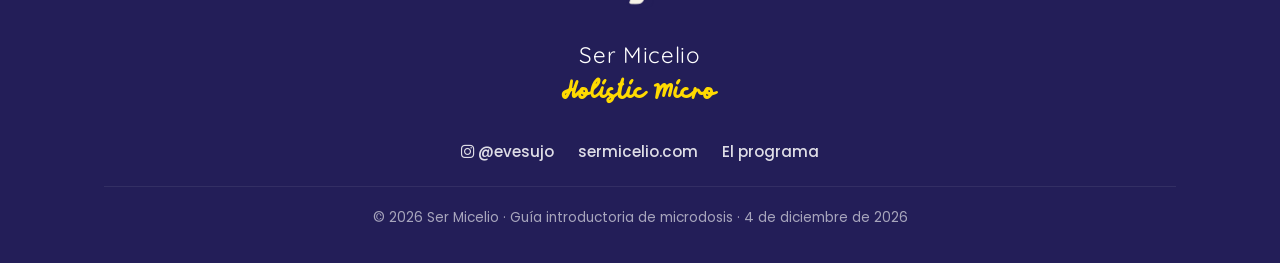
<file: guia-microdosis.html>
<!DOCTYPE html>
<html lang="es">
<head>
<meta charset="UTF-8">
<meta name="viewport" content="width=device-width, initial-scale=1.0">
<title>Microdosis de hongos con psilocibina · Guía introductoria — Ser Micelio</title>
<meta name="description" content="Guía introductoria a las microdosis de hongos con psilocibina: qué son, para qué sirven y cómo acompañan procesos de consciencia, presencia y transformación personal. Por Eve Sujo.">
<link rel="preconnect" href="https://fonts.googleapis.com">
<link rel="preconnect" href="https://fonts.gstatic.com" crossorigin>
<link href="https://fonts.googleapis.com/css2?family=Kaushan+Script&family=Poppins:wght@400;500;600;700;800&display=swap" rel="stylesheet">
<link rel="stylesheet" href="https://cdnjs.cloudflare.com/ajax/libs/font-awesome/6.5.1/css/all.min.css" integrity="sha512-DTOQO9RWCH3ppGqcWaEA1BIZOC6xxalwEsw9c2QQeAIftl+Vegovlnee1c9QX4TctnWMn13TZye+giMm8e2LwA==" crossorigin="anonymous" referrerpolicy="no-referrer">
<link rel="stylesheet" href="styles.css">
</head>
<body>

<nav>
  <div class="wrap">
    <a class="brand" href="#inicio">
      <img src="assets/logo-hongo.png" alt="Ser Micelio">
      <b>Ser Micelio</b>
    </a>
    <button class="nav-toggle" aria-label="Menú" onclick="document.getElementById('navlinks').classList.toggle('open')"><i class="fa-solid fa-bars"></i></button>
    <div class="nav-links" id="navlinks">
      <a href="#que-son">¿Qué son?</a>
      <a href="#para-que">¿Para qué sirven?</a>
      <a href="index.html">El programa</a>
      <a href="index.html#inscribirme" class="nav-cta">Quiero acompañamiento</a>
    </div>
  </div>
</nav>

<!-- HERO / PORTADA (pág. 1) -->
<header class="hero" id="inicio">
  <div class="wrap">
    <img class="logo-top" src="assets/logo-hongo.png" alt="Ser Micelio">
    <h1>Microdosis de hongos<span class="script">con psilocibina</span></h1>
    <p class="lead">Guía introductoria para acompañar procesos de consciencia, presencia y transformación personal.</p>
    <span class="start-pill"><i class="fa-solid fa-feather"></i> Por Eve Sujo</span>
    <div class="btns">
      <a href="#que-son" class="btn">Empezar a leer</a>
      <a href="#para-que" class="btn pink">¿Para qué sirven?</a>
    </div>
  </div>
</header>
<div class="strip"><span class="a"></span><span class="b"></span><span class="c"></span><span class="d"></span><span class="e"></span></div>

<!-- INTRO (pág. 2) -->
<section class="section info" id="intro">
  <div class="wrap">
    <div class="head">
      <p class="eyebrow">Antes de empezar</p>
      <h2>Un mensaje para vos</h2>
    </div>
    <div class="info-cols">
      <div class="tools">
        <h3>Por qué armé esta guía</h3>
        <p style="color:#3a3650;margin-bottom:14px">Con mucho entusiasmo y ganas de compartir lo bueno, armé este documento con información que para mí tenés que saber sobre esta medicina ancestral: <strong>hongos con psilocibina</strong>, en este caso enfocado en formato microdosis.</p>
        <p style="color:#3a3650">Qué es, cómo, cuánto y cuándo se ingiere, beneficios, sensaciones y escritos importantes.</p>
      </div>
      <div class="notes">
        <div class="note-card pink">
          <h4>Respetá tus ritmos</h4>
          <p>Lo que voy a compartir es info generalizada. Respetá tus ritmos y formas, siempre acompañadx.</p>
        </div>
        <div class="note-card yellow">
          <h4>A modo informativo</h4>
          <p>No es un documento oficial y es a modo informativo, para visibilizar la medicina y su potencial terapéutico.</p>
        </div>
        <div class="note-card">
          <h4>Cada quién, su ritmo</h4>
          <p>Cada persona es una historia distinta y se va ajustando el proceso a cada ritmo único.</p>
        </div>
      </div>
    </div>
  </div>
</section>

<!-- 1. ¿QUÉ SON LAS MICRODOSIS? (pág. 3) -->
<section class="section micro photobg" id="que-son">
  <div class="wrap">
    <div class="ttl">
      <p class="eyebrow">— 1 —</p>
      <h2>¿Qué son<span class="script">las microdosis?</span></h2>
      <p>“Una microdosis es una cantidad <strong>subperceptual</strong> o apenas perceptible de hongos con psilocibina: una dosis que no busca una experiencia psicodélica intensa, sino una modificación sutil interna de hábitos, pensamientos, reprogramaciones, cambio en toma de decisiones, consciencia de emociones y claridad.”</p>
      <p>Se ingiere con un <strong>protocolo de base</strong> en el día a día y debería ser sutil, para que puedas continuar con tu vida mientras observás ciertos procesos que te ayudan a crecer y expandirte. Es necesario hacer otras acciones para aprender más de los insights.</p>
      <p>Se utilizan para acompañar procesos emocionales, creativos y de consciencia, permitiendo continuar con la vida cotidiana mientras se observan cambios internos de forma gradual.</p>
    </div>
    <div class="art" role="img" aria-label="Sello Ser Micelio Holistic Micro"></div>
  </div>
</section>

<!-- Cita destacada -->
<section class="section final" style="padding:80px 0">
  <div class="wrap">
    <h2>“La microdosis puede abrir una puerta.<span class="script">Pero lo que transforma tu vida es cómo caminás después de abrirla.”</span></h2>
  </div>
</section>

<!-- 2. ¿PARA QUÉ SIRVEN? (pág. 4) -->
<section class="section benefits" id="para-que">
  <div class="wrap">
    <p class="eyebrow">— 2 —</p>
    <h2 class="script">¿Para qué sirven?</h2>
    <p class="benefits-lead">Las personas suelen utilizarlas para…</p>
    <div class="benefit-grid">
      <div class="benefit-card"><div class="ico"><i class="fa-solid fa-spa"></i></div><h3>Reducir ansiedad y estrés</h3></div>
      <div class="benefit-card"><div class="ico"><i class="fa-solid fa-lightbulb"></i></div><h3>Conectar con mayor claridad mental</h3></div>
      <div class="benefit-card"><div class="ico"><i class="fa-solid fa-heart"></i></div><h3>Acompañar procesos emocionales</h3></div>
      <div class="benefit-card"><div class="ico"><i class="fa-solid fa-palette"></i></div><h3>Potenciar creatividad e intuición</h3></div>
      <div class="benefit-card"><div class="ico"><i class="fa-solid fa-arrows-turn-to-dots"></i></div><h3>Salir de patrones repetitivos</h3></div>
      <div class="benefit-card"><div class="ico"><i class="fa-solid fa-person-walking"></i></div><h3>Conectar con el cuerpo y las emociones</h3></div>
      <div class="benefit-card"><div class="ico"><i class="fa-solid fa-om"></i></div><h3>Cultivar presencia y consciencia</h3></div>
      <div class="benefit-card"><div class="ico"><i class="fa-solid fa-seedling"></i></div><h3>Acompañar cambios personales o proyectos</h3></div>
      <div class="benefit-card"><div class="ico"><i class="fa-solid fa-cloud-sun"></i></div><h3>Tratar la depresión</h3></div>
      <div class="benefit-card"><div class="ico"><i class="fa-solid fa-hand-holding-heart"></i></div><h3>Acompañar enfermedades terminales</h3></div>
      <div class="benefit-card"><div class="ico"><i class="fa-solid fa-dove"></i></div><h3>Sanar y transformar traumas</h3></div>
      <div class="benefit-card"><div class="ico"><i class="fa-solid fa-mountain"></i></div><h3>Incomodarse e ir más profundo</h3></div>
    </div>
  </div>
</section>

<!-- ENTEÓGENO -->
<section class="section micro" style="padding:80px 0">
  <div class="wrap" style="display:block;text-align:center">
    <p class="eyebrow" style="color:var(--teal)">La palabra que lo dice todo</p>
    <h2 style="margin-top:8px">Este hongo es<span class="script" style="color:var(--yellow);display:block;font-size:clamp(2.6rem,7vw,4.2rem)">enteógeno</span></h2>
    <p style="max-width:620px;margin:18px auto 0">Viene de <strong>ENTHEOS</strong>: un dios adentro.</p>
  </div>
</section>

<!-- FINAL CTA -->
<section class="section final photobg" id="seguir">
  <div class="wrap">
    <h2>¿Querés vivir<span class="script">el proceso completo?</span></h2>
    <p>Esta guía es apenas una puerta. Si sentís el llamado, te acompaño de cerca en un proceso integral con microdosis, cuerpo, creatividad y consciencia.</p>
    <div class="btns" style="display:flex;gap:14px;justify-content:center;flex-wrap:wrap">
      <a href="index.html#inscribirme" class="btn">Conocer el acompañamiento</a>
      <a href="https://drive.google.com/file/d/189Aw-Rixn9ev02gCYRHVuD1yDsEnoJVY/view?usp=sharing" class="btn pink" target="_blank" rel="noopener"><i class="fa-solid fa-download"></i> Descargar la guía completa</a>
    </div>
  </div>
</section>

<!-- FOOTER -->
<footer>
  <div class="wrap">
    <img src="assets/logo-hongo.png" alt="Ser Micelio">
    <div class="fbrand">Ser Micelio</div>
    <div class="ftag">Holistic Micro</div>
    <div class="flinks">
      <a href="https://instagram.com/evesujo" target="_blank" rel="noopener"><i class="fa-brands fa-instagram"></i> @evesujo</a>
      <a href="https://www.sermicelio.com" target="_blank" rel="noopener">sermicelio.com</a>
      <a href="index.html">El programa</a>
    </div>
    <p class="copy">© <span id="year"></span> Ser Micelio · Guía introductoria de microdosis · <span id="today"></span></p>
  </div>
</footer>

<script>
  // Fecha dinámica en el footer
  const now = new Date();
  document.getElementById('year').textContent = now.getFullYear();
  document.getElementById('today').textContent = now.toLocaleDateString('es-AR', {day:'numeric', month:'long', year:'numeric'});

  // Cerrar menú mobile al hacer click en un link
  document.querySelectorAll('#navlinks a').forEach(a=>{
    a.addEventListener('click',()=>document.getElementById('navlinks').classList.remove('open'));
  });
</script>
</body>
</html>
</file>
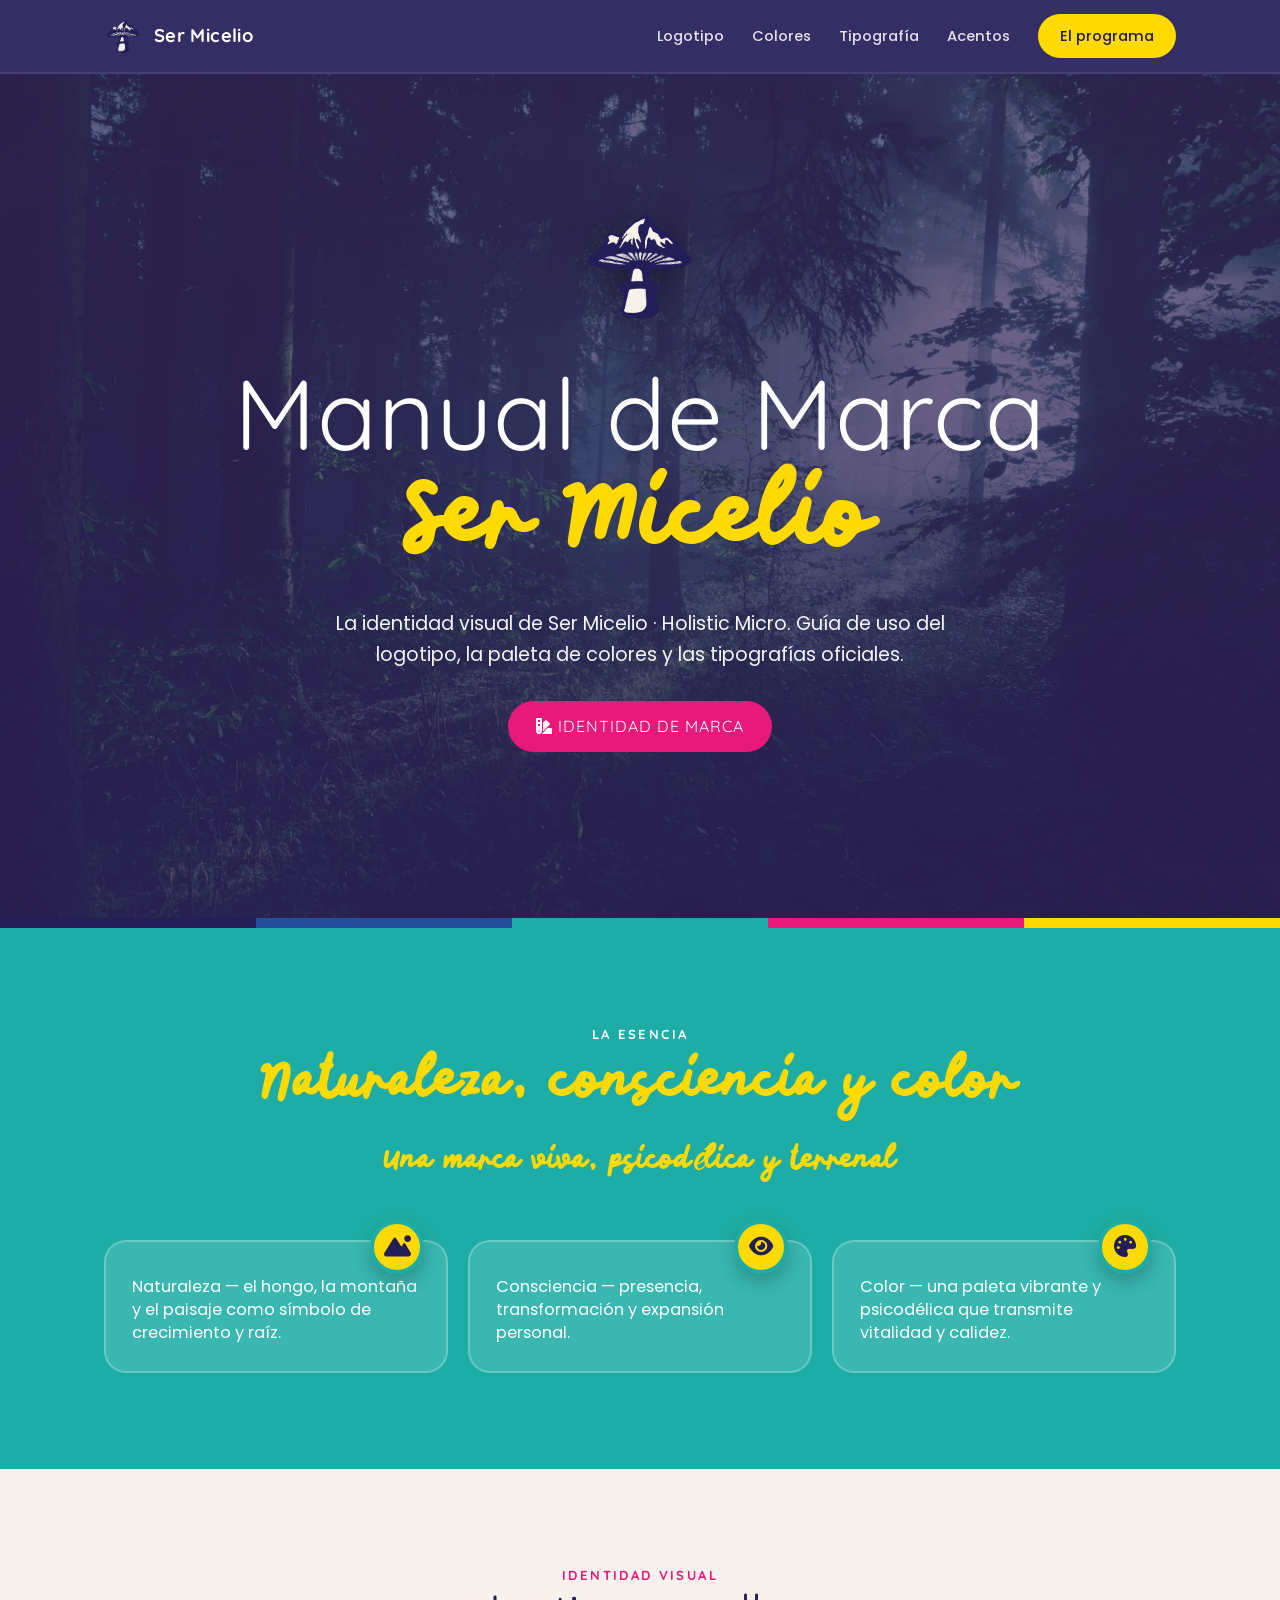
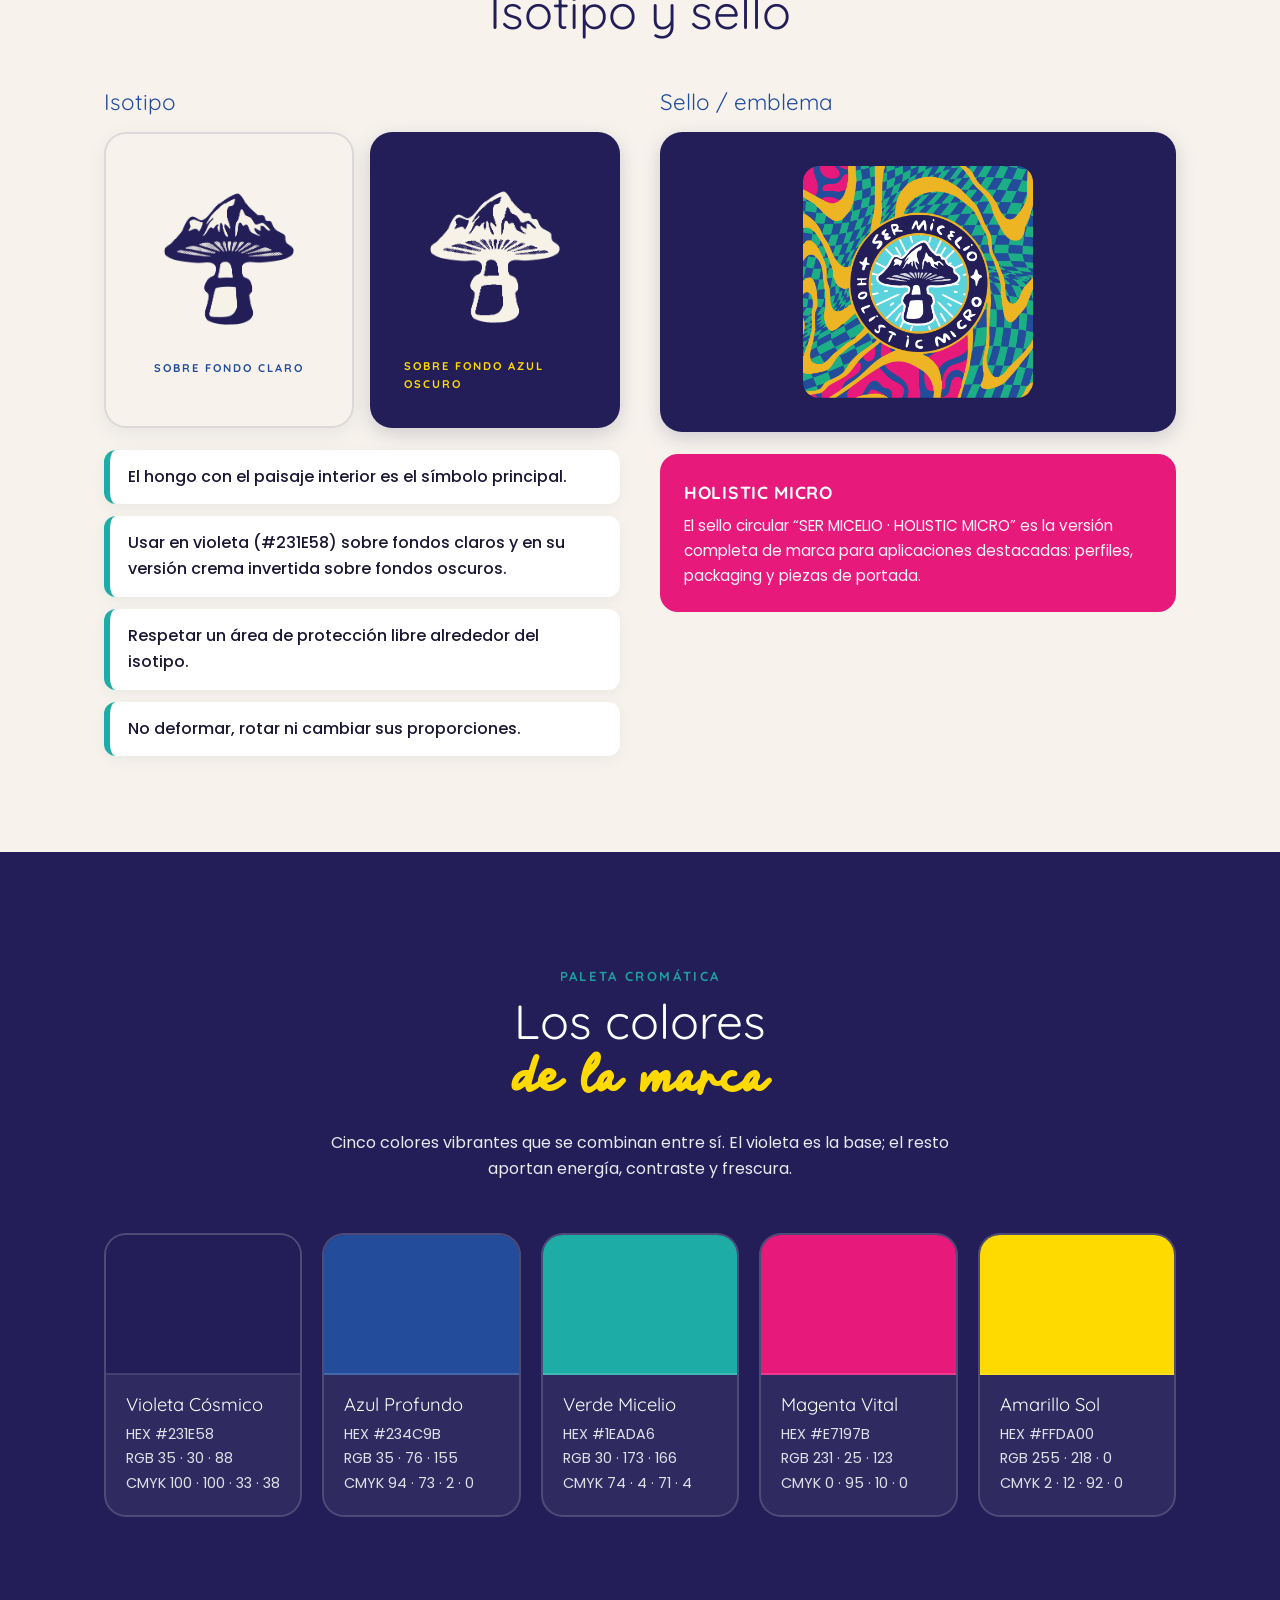
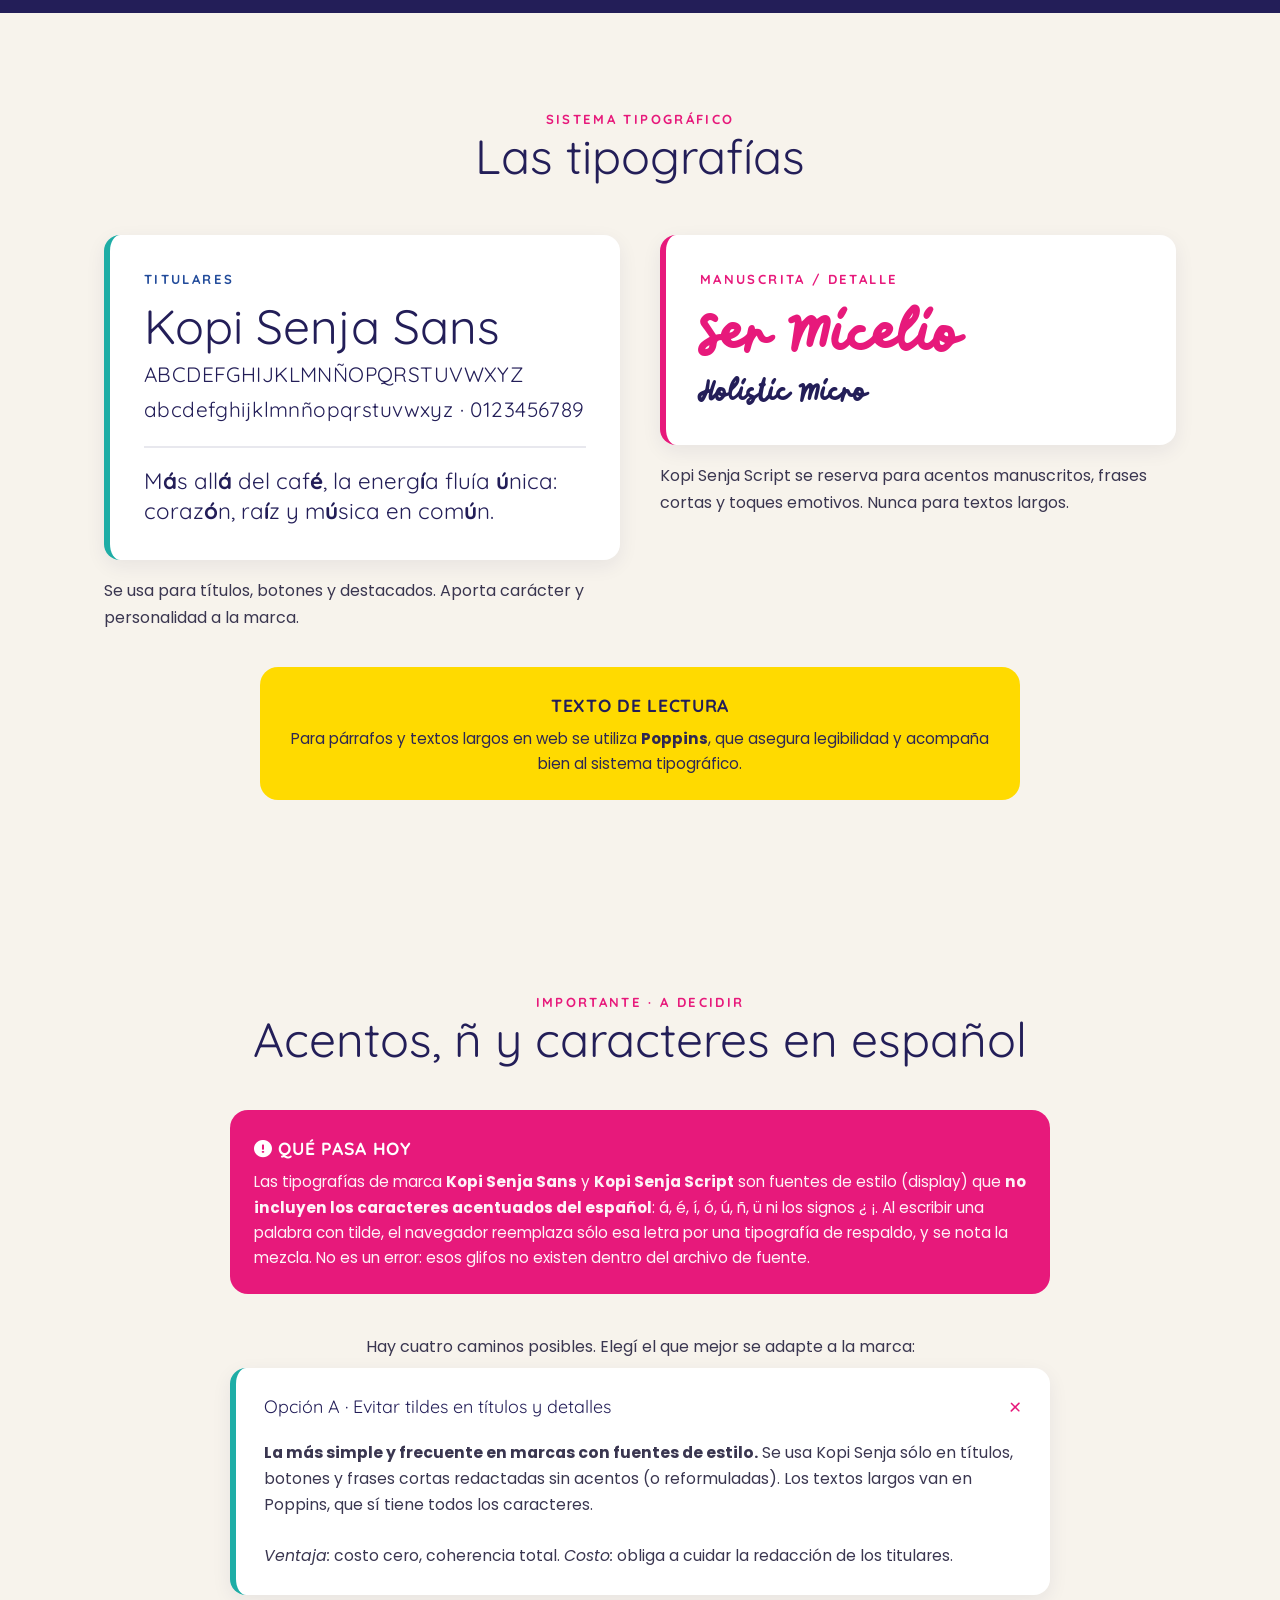
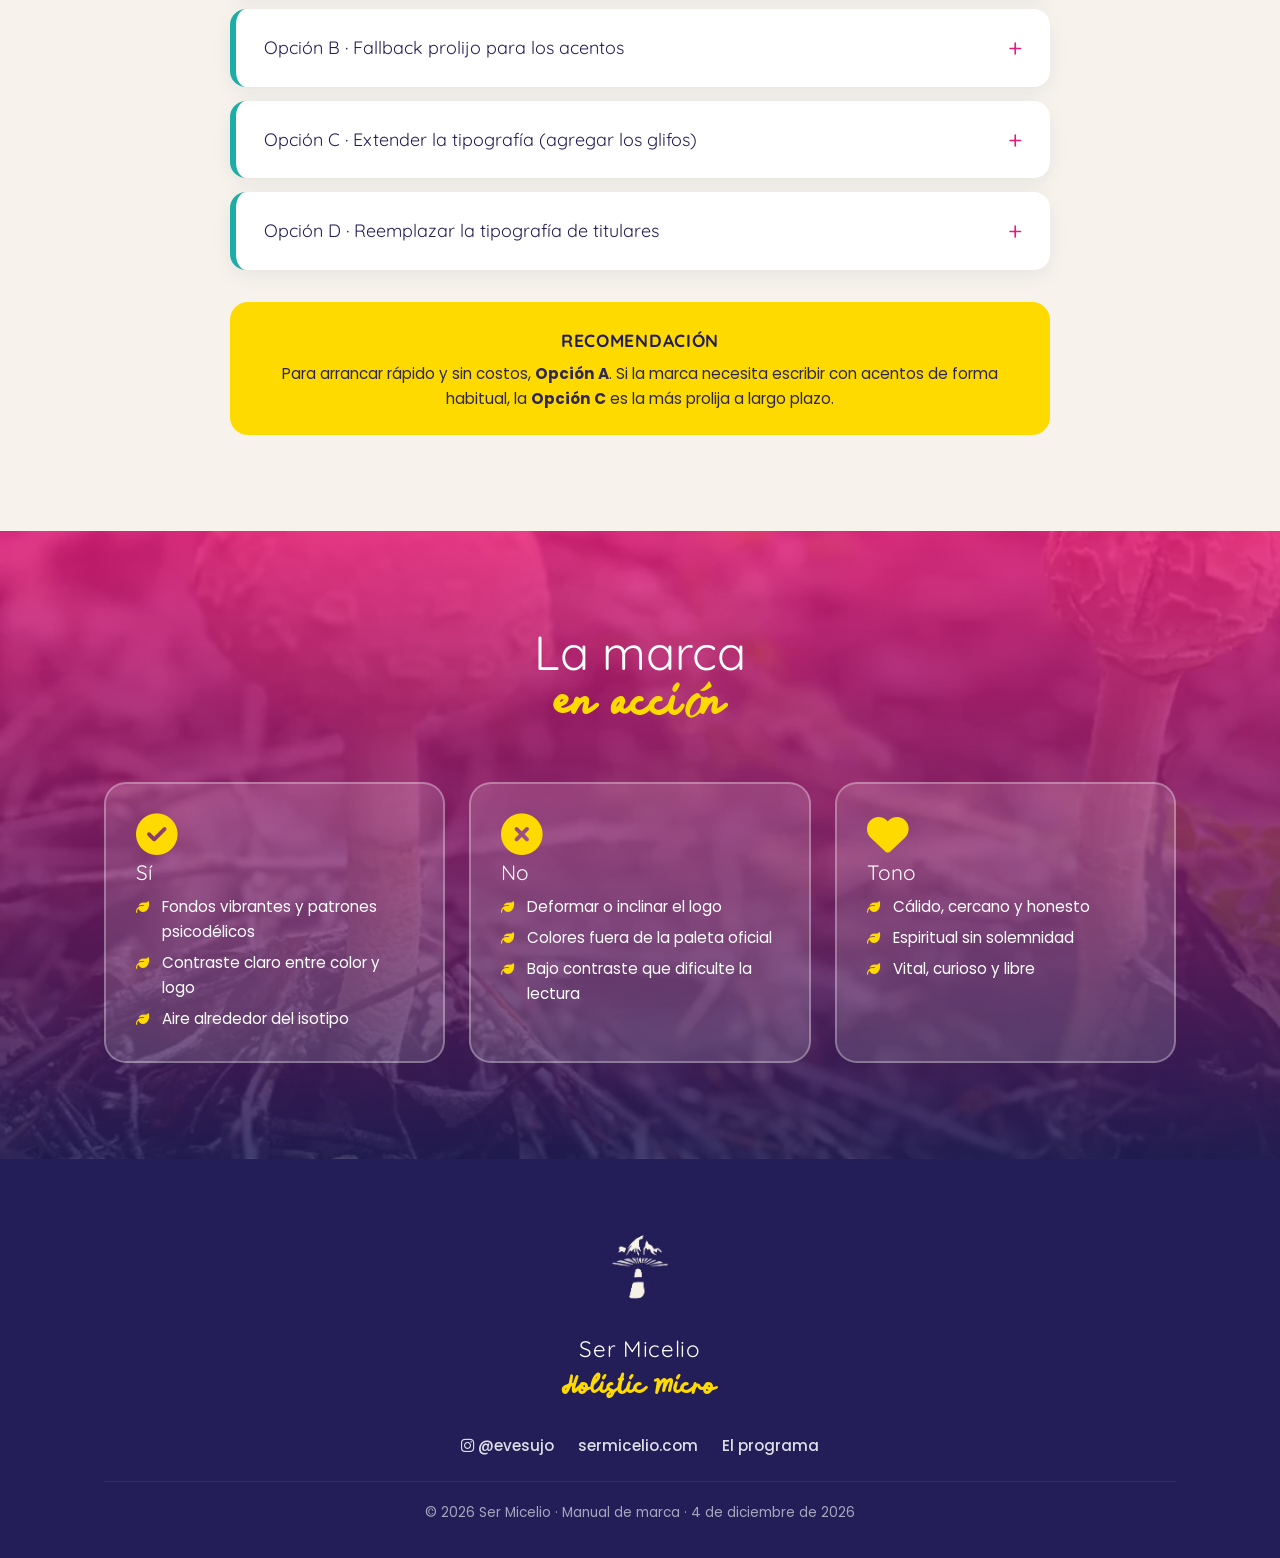
<file: manual-marca.html>
<!DOCTYPE html>
<html lang="es">
<head>
<meta charset="UTF-8">
<meta name="viewport" content="width=device-width, initial-scale=1.0">
<title>Manual de Marca — Ser Micelio</title>
<meta name="description" content="Manual de marca de Ser Micelio: logotipo, isotipo, sello, paleta de colores y tipografías oficiales. Holistic Micro.">
<link rel="preconnect" href="https://fonts.googleapis.com">
<link rel="preconnect" href="https://fonts.gstatic.com" crossorigin>
<link href="https://fonts.googleapis.com/css2?family=Kaushan+Script&family=Poppins:wght@400;500;600;700;800&display=swap" rel="stylesheet">
<link rel="stylesheet" href="https://cdnjs.cloudflare.com/ajax/libs/font-awesome/6.5.1/css/all.min.css" integrity="sha512-DTOQO9RWCH3ppGqcWaEA1BIZOC6xxalwEsw9c2QQeAIftl+Vegovlnee1c9QX4TctnWMn13TZye+giMm8e2LwA==" crossorigin="anonymous" referrerpolicy="no-referrer">
<link rel="stylesheet" href="styles.css">
</head>
<body>

<nav>
  <div class="wrap">
    <a class="brand" href="#inicio">
      <img src="assets/logo-hongo.png" alt="Ser Micelio">
      <b>Ser Micelio</b>
    </a>
    <button class="nav-toggle" aria-label="Menú" onclick="document.getElementById('navlinks').classList.toggle('open')"><i class="fa-solid fa-bars"></i></button>
    <div class="nav-links" id="navlinks">
      <a href="#logo">Logotipo</a>
      <a href="#colores">Colores</a>
      <a href="#tipografia">Tipografía</a>
      <a href="#acentos">Acentos</a>
      <a href="index.html" class="nav-cta">El programa</a>
    </div>
  </div>
</nav>

<!-- HERO -->
<header class="hero" id="inicio">
  <div class="wrap">
    <img class="logo-top" src="assets/logo-hongo.png" alt="Ser Micelio">
    <h1>Manual de Marca<span class="script">Ser Micelio</span></h1>
    <p class="lead">La identidad visual de Ser Micelio · Holistic Micro. Guía de uso del logotipo, la paleta de colores y las tipografías oficiales.</p>
    <span class="start-pill"><i class="fa-solid fa-swatchbook"></i> Identidad de marca</span>
  </div>
</header>
<div class="strip"><span class="a"></span><span class="b"></span><span class="c"></span><span class="d"></span><span class="e"></span></div>

<!-- ESENCIA -->
<section class="section benefits">
  <div class="wrap">
    <p class="eyebrow">La esencia</p>
    <h2 class="script">Naturaleza, consciencia y color</h2>
    <p class="benefits-lead">Una marca viva, psicodélica y terrenal</p>
    <div class="benefit-grid">
      <div class="benefit-card"><div class="ico"><i class="fa-solid fa-mountain-sun"></i></div><h3>Naturaleza — el hongo, la montaña y el paisaje como símbolo de crecimiento y raíz.</h3></div>
      <div class="benefit-card"><div class="ico"><i class="fa-solid fa-eye"></i></div><h3>Consciencia — presencia, transformación y expansión personal.</h3></div>
      <div class="benefit-card"><div class="ico"><i class="fa-solid fa-palette"></i></div><h3>Color — una paleta vibrante y psicodélica que transmite vitalidad y calidez.</h3></div>
    </div>
  </div>
</section>

<!-- LOGOTIPO / ISOTIPO -->
<section class="section info" id="logo">
  <div class="wrap">
    <div class="head">
      <p class="eyebrow">Identidad visual</p>
      <h2>Isotipo y sello</h2>
    </div>
    <div class="info-cols">
      <div class="tools">
        <h3>Isotipo</h3>
        <div style="display:grid;grid-template-columns:1fr 1fr;gap:16px">
          <div style="background:var(--cream);border:2px solid rgba(35,30,88,.12);border-radius:22px;padding:34px;display:flex;flex-direction:column;align-items:center;gap:14px;box-shadow:0 6px 20px rgba(35,30,88,.07)">
            <img src="assets/logo-hongo.png" alt="Isotipo Ser Micelio sobre fondo claro" style="width:150px">
            <span class="eyebrow" style="color:var(--blue);font-size:.7rem">Sobre fondo claro</span>
          </div>
          <div style="background:var(--navy);border-radius:22px;padding:34px;display:flex;flex-direction:column;align-items:center;gap:14px;box-shadow:0 6px 20px rgba(35,30,88,.18)">
            <img src="assets/logo-hongo-inv.png" alt="Isotipo Ser Micelio sobre fondo azul oscuro" style="width:150px">
            <span class="eyebrow" style="color:var(--yellow);font-size:.7rem">Sobre fondo azul oscuro</span>
          </div>
        </div>
        <ul class="tool-list" style="margin-top:22px">
          <li>El hongo con el paisaje interior es el símbolo principal.</li>
          <li>Usar en violeta (#231E58) sobre fondos claros y en su versión crema invertida sobre fondos oscuros.</li>
          <li>Respetar un área de protección libre alrededor del isotipo.</li>
          <li>No deformar, rotar ni cambiar sus proporciones.</li>
        </ul>
      </div>
      <div class="tools">
        <h3>Sello / emblema</h3>
        <div style="background:var(--navy);border-radius:22px;padding:34px;display:flex;justify-content:center;box-shadow:0 6px 20px rgba(35,30,88,.18)">
          <img src="assets/logo-sello.png" alt="Sello Ser Micelio · Holistic Micro" style="width:230px;border-radius:16px">
        </div>
        <div class="note-card pink" style="margin-top:22px">
          <h4>Holistic Micro</h4>
          <p>El sello circular “SER MICELIO · HOLISTIC MICRO” es la versión completa de marca para aplicaciones destacadas: perfiles, packaging y piezas de portada.</p>
        </div>
      </div>
    </div>
  </div>
</section>

<!-- PALETA DE COLORES -->
<section class="section micro" id="colores">
  <div class="wrap" style="display:block;text-align:center">
    <p class="eyebrow" style="color:var(--teal)">Paleta cromática</p>
    <h2>Los colores<span class="script">de la marca</span></h2>
    <p style="max-width:640px;margin:18px auto 0">Cinco colores vibrantes que se combinan entre sí. El violeta es la base; el resto aportan energía, contraste y frescura.</p>

    <div style="display:grid;grid-template-columns:repeat(auto-fit,minmax(190px,1fr));gap:20px;margin-top:50px;text-align:left">

      <div style="background:rgba(255,255,255,.06);border:2px solid rgba(255,255,255,.15);border-radius:22px;overflow:hidden">
        <div style="background:#231E58;height:140px;border-bottom:2px solid rgba(255,255,255,.15)"></div>
        <div style="padding:20px">
          <h3 style="font-size:1.15rem">Violeta Cósmico</h3>
          <p style="margin-top:8px;opacity:.85;font-size:.9rem;line-height:1.7">
            HEX #231E58<br>RGB 35 · 30 · 88<br>CMYK 100 · 100 · 33 · 38
          </p>
        </div>
      </div>

      <div style="background:rgba(255,255,255,.06);border:2px solid rgba(255,255,255,.15);border-radius:22px;overflow:hidden">
        <div style="background:#234C9B;height:140px;border-bottom:2px solid rgba(255,255,255,.15)"></div>
        <div style="padding:20px">
          <h3 style="font-size:1.15rem">Azul Profundo</h3>
          <p style="margin-top:8px;opacity:.85;font-size:.9rem;line-height:1.7">
            HEX #234C9B<br>RGB 35 · 76 · 155<br>CMYK 94 · 73 · 2 · 0
          </p>
        </div>
      </div>

      <div style="background:rgba(255,255,255,.06);border:2px solid rgba(255,255,255,.15);border-radius:22px;overflow:hidden">
        <div style="background:#1EADA6;height:140px;border-bottom:2px solid rgba(255,255,255,.15)"></div>
        <div style="padding:20px">
          <h3 style="font-size:1.15rem">Verde Micelio</h3>
          <p style="margin-top:8px;opacity:.85;font-size:.9rem;line-height:1.7">
            HEX #1EADA6<br>RGB 30 · 173 · 166<br>CMYK 74 · 4 · 71 · 4
          </p>
        </div>
      </div>

      <div style="background:rgba(255,255,255,.06);border:2px solid rgba(255,255,255,.15);border-radius:22px;overflow:hidden">
        <div style="background:#E7197B;height:140px;border-bottom:2px solid rgba(255,255,255,.15)"></div>
        <div style="padding:20px">
          <h3 style="font-size:1.15rem">Magenta Vital</h3>
          <p style="margin-top:8px;opacity:.85;font-size:.9rem;line-height:1.7">
            HEX #E7197B<br>RGB 231 · 25 · 123<br>CMYK 0 · 95 · 10 · 0
          </p>
        </div>
      </div>

      <div style="background:rgba(255,255,255,.06);border:2px solid rgba(255,255,255,.15);border-radius:22px;overflow:hidden">
        <div style="background:#FFDA00;height:140px;border-bottom:2px solid rgba(255,255,255,.15)"></div>
        <div style="padding:20px">
          <h3 style="font-size:1.15rem">Amarillo Sol</h3>
          <p style="margin-top:8px;opacity:.85;font-size:.9rem;line-height:1.7">
            HEX #FFDA00<br>RGB 255 · 218 · 0<br>CMYK 2 · 12 · 92 · 0
          </p>
        </div>
      </div>

    </div>
  </div>
</section>

<!-- TIPOGRAFIA -->
<section class="section info" id="tipografia">
  <div class="wrap">
    <div class="head">
      <p class="eyebrow">Sistema tipográfico</p>
      <h2>Las tipografías</h2>
    </div>
    <div class="info-cols">
      <div class="tools">
        <div style="background:#fff;border-left:6px solid var(--teal);border-radius:16px;padding:34px;box-shadow:0 6px 20px rgba(35,30,88,.07)">
          <p class="eyebrow" style="color:var(--blue)">Titulares</p>
          <div style="font-family:var(--display);font-size:3rem;color:var(--navy);line-height:1.05;margin:10px 0 6px">Kopi Senja Sans</div>
          <div style="font-family:var(--display);color:var(--navy);font-size:1.3rem;letter-spacing:.02em">ABCDEFGHIJKLMNÑOPQRSTUVWXYZ<br>abcdefghijklmnñopqrstuvwxyz · 0123456789</div>
          <p style="font-family:var(--display);color:var(--navy);font-size:1.4rem;line-height:1.35;margin-top:20px;border-top:2px solid rgba(35,30,88,.1);padding-top:18px">M<strong>á</strong>s all<strong>á</strong> del caf<strong>é</strong>, la energ<strong>í</strong>a fluía <strong>ú</strong>nica: coraz<strong>ó</strong>n, ra<strong>í</strong>z y m<strong>ú</strong>sica en com<strong>ú</strong>n.</p>
        </div>
        <p style="color:#3a3650;margin-top:18px">Se usa para títulos, botones y destacados. Aporta carácter y personalidad a la marca.</p>
      </div>
      <div class="tools">
        <div style="background:#fff;border-left:6px solid var(--pink);border-radius:16px;padding:34px;box-shadow:0 6px 20px rgba(35,30,88,.07)">
          <p class="eyebrow" style="color:var(--pink)">Manuscrita / detalle</p>
          <div class="script" style="font-size:4rem;color:var(--pink);line-height:1;margin:10px 0 6px">Ser Micelio</div>
          <div class="script" style="color:var(--navy);font-size:2rem">Holistic Micro</div>
        </div>
        <p style="color:#3a3650;margin-top:18px">Kopi Senja Script se reserva para acentos manuscritos, frases cortas y toques emotivos. Nunca para textos largos.</p>
      </div>
    </div>
    <div class="note-card yellow" style="max-width:760px;margin:36px auto 0;text-align:center">
      <h4>Texto de lectura</h4>
      <p>Para párrafos y textos largos en web se utiliza <strong>Poppins</strong>, que asegura legibilidad y acompaña bien al sistema tipográfico.</p>
    </div>
  </div>
</section>

<!-- NOTA: ACENTOS Y Ñ -->
<section class="section faq" id="acentos">
  <div class="wrap">
    <div class="head">
      <p class="eyebrow">Importante · a decidir</p>
      <h2>Acentos, ñ y caracteres en español</h2>
    </div>

    <div style="max-width:820px;margin:0 auto 40px">
      <div class="note-card pink">
        <h4><i class="fa-solid fa-circle-exclamation"></i> Qué pasa hoy</h4>
        <p>Las tipografías de marca <strong>Kopi Senja Sans</strong> y <strong>Kopi Senja Script</strong> son fuentes de estilo (display) que <strong>no incluyen los caracteres acentuados del español</strong>: á, é, í, ó, ú, ñ, ü ni los signos ¿ ¡. Al escribir una palabra con tilde, el navegador reemplaza sólo esa letra por una tipografía de respaldo, y se nota la mezcla. No es un error: esos glifos no existen dentro del archivo de fuente.</p>
      </div>
    </div>

    <p style="text-align:center;color:#3a3650;max-width:720px;margin:0 auto 8px">Hay cuatro caminos posibles. Elegí el que mejor se adapte a la marca:</p>

    <div class="faq-list" style="max-width:820px">
      <details class="faq-item" open>
        <summary>Opción A · Evitar tildes en títulos y detalles</summary>
        <div class="a"><strong>La más simple y frecuente en marcas con fuentes de estilo.</strong> Se usa Kopi Senja sólo en títulos, botones y frases cortas redactadas sin acentos (o reformuladas). Los textos largos van en Poppins, que sí tiene todos los caracteres. <br><br><em>Ventaja:</em> costo cero, coherencia total. <em>Costo:</em> obliga a cuidar la redacción de los titulares.</div>
      </details>
      <details class="faq-item">
        <summary>Opción B · Fallback prolijo para los acentos</summary>
        <div class="a">Se mantiene Kopi Senja y se elige una tipografía de respaldo que combine bien, de modo que cuando aparezca una letra acentuada el salto sea lo menos visible posible. <br><br><em>Ventaja:</em> permite escribir con normalidad. <em>Costo:</em> la mezcla igual existe y en titulares grandes puede notarse.</div>
      </details>
      <details class="faq-item">
        <summary>Opción C · Extender la tipografía (agregar los glifos)</summary>
        <div class="a">Se editan los archivos .otf para <strong>dibujar los caracteres faltantes</strong> (á, é, í, ó, ú, ñ, ü, ¿, ¡) respetando el estilo de la fuente, y se regenera una versión completa para español. <br><br><em>Ventaja:</em> es la solución definitiva y prolija. <em>Costo:</em> requiere trabajo de edición tipográfica; conviene revisar la licencia de la fuente antes de modificarla.</div>
      </details>
      <details class="faq-item">
        <summary>Opción D · Reemplazar la tipografía de titulares</summary>
        <div class="a">Adoptar una tipografía de estética similar pero con soporte completo de español, dejando Kopi Senja sólo para el logo/sello. <br><br><em>Ventaja:</em> resuelve todo de raíz y suma consistencia. <em>Costo:</em> cambia parte de la identidad tipográfica actual.</div>
      </details>
    </div>

    <div class="note-card yellow" style="max-width:820px;margin:32px auto 0;text-align:center">
      <h4>Recomendación</h4>
      <p>Para arrancar rápido y sin costos, <strong>Opción A</strong>. Si la marca necesita escribir con acentos de forma habitual, la <strong>Opción C</strong> es la más prolija a largo plazo.</p>
    </div>
  </div>
</section>

<!-- APLICACION / PATRON -->
<section class="section org photobg">
  <div class="wrap">
    <h2>La marca<span class="script">en acción</span></h2>
    <div class="org-grid">
      <div class="org-card">
        <div class="big"><i class="fa-solid fa-circle-check"></i></div>
        <h3>Sí</h3>
        <ul>
          <li>Fondos vibrantes y patrones psicodélicos</li>
          <li>Contraste claro entre color y logo</li>
          <li>Aire alrededor del isotipo</li>
        </ul>
      </div>
      <div class="org-card">
        <div class="big"><i class="fa-solid fa-circle-xmark"></i></div>
        <h3>No</h3>
        <ul>
          <li>Deformar o inclinar el logo</li>
          <li>Colores fuera de la paleta oficial</li>
          <li>Bajo contraste que dificulte la lectura</li>
        </ul>
      </div>
      <div class="org-card">
        <div class="big"><i class="fa-solid fa-heart"></i></div>
        <h3>Tono</h3>
        <ul>
          <li>Cálido, cercano y honesto</li>
          <li>Espiritual sin solemnidad</li>
          <li>Vital, curioso y libre</li>
        </ul>
      </div>
    </div>
  </div>
</section>

<!-- FOOTER -->
<footer>
  <div class="wrap">
    <img src="assets/logo-hongo.png" alt="Ser Micelio">
    <div class="fbrand">Ser Micelio</div>
    <div class="ftag">Holistic Micro</div>
    <div class="flinks">
      <a href="https://instagram.com/evesujo" target="_blank" rel="noopener"><i class="fa-brands fa-instagram"></i> @evesujo</a>
      <a href="https://www.sermicelio.com" target="_blank" rel="noopener">sermicelio.com</a>
      <a href="index.html">El programa</a>
    </div>
    <p class="copy">© <span id="year"></span> Ser Micelio · Manual de marca · <span id="today"></span></p>
  </div>
</footer>

<script>
  // Fecha dinámica en el footer
  const now = new Date();
  document.getElementById('year').textContent = now.getFullYear();
  document.getElementById('today').textContent = now.toLocaleDateString('es-AR', {day:'numeric', month:'long', year:'numeric'});

  // Cerrar menú mobile al hacer click en un link
  document.querySelectorAll('#navlinks a').forEach(a=>{
    a.addEventListener('click',()=>document.getElementById('navlinks').classList.remove('open'));
  });
</script>
</body>
</html>
</file>
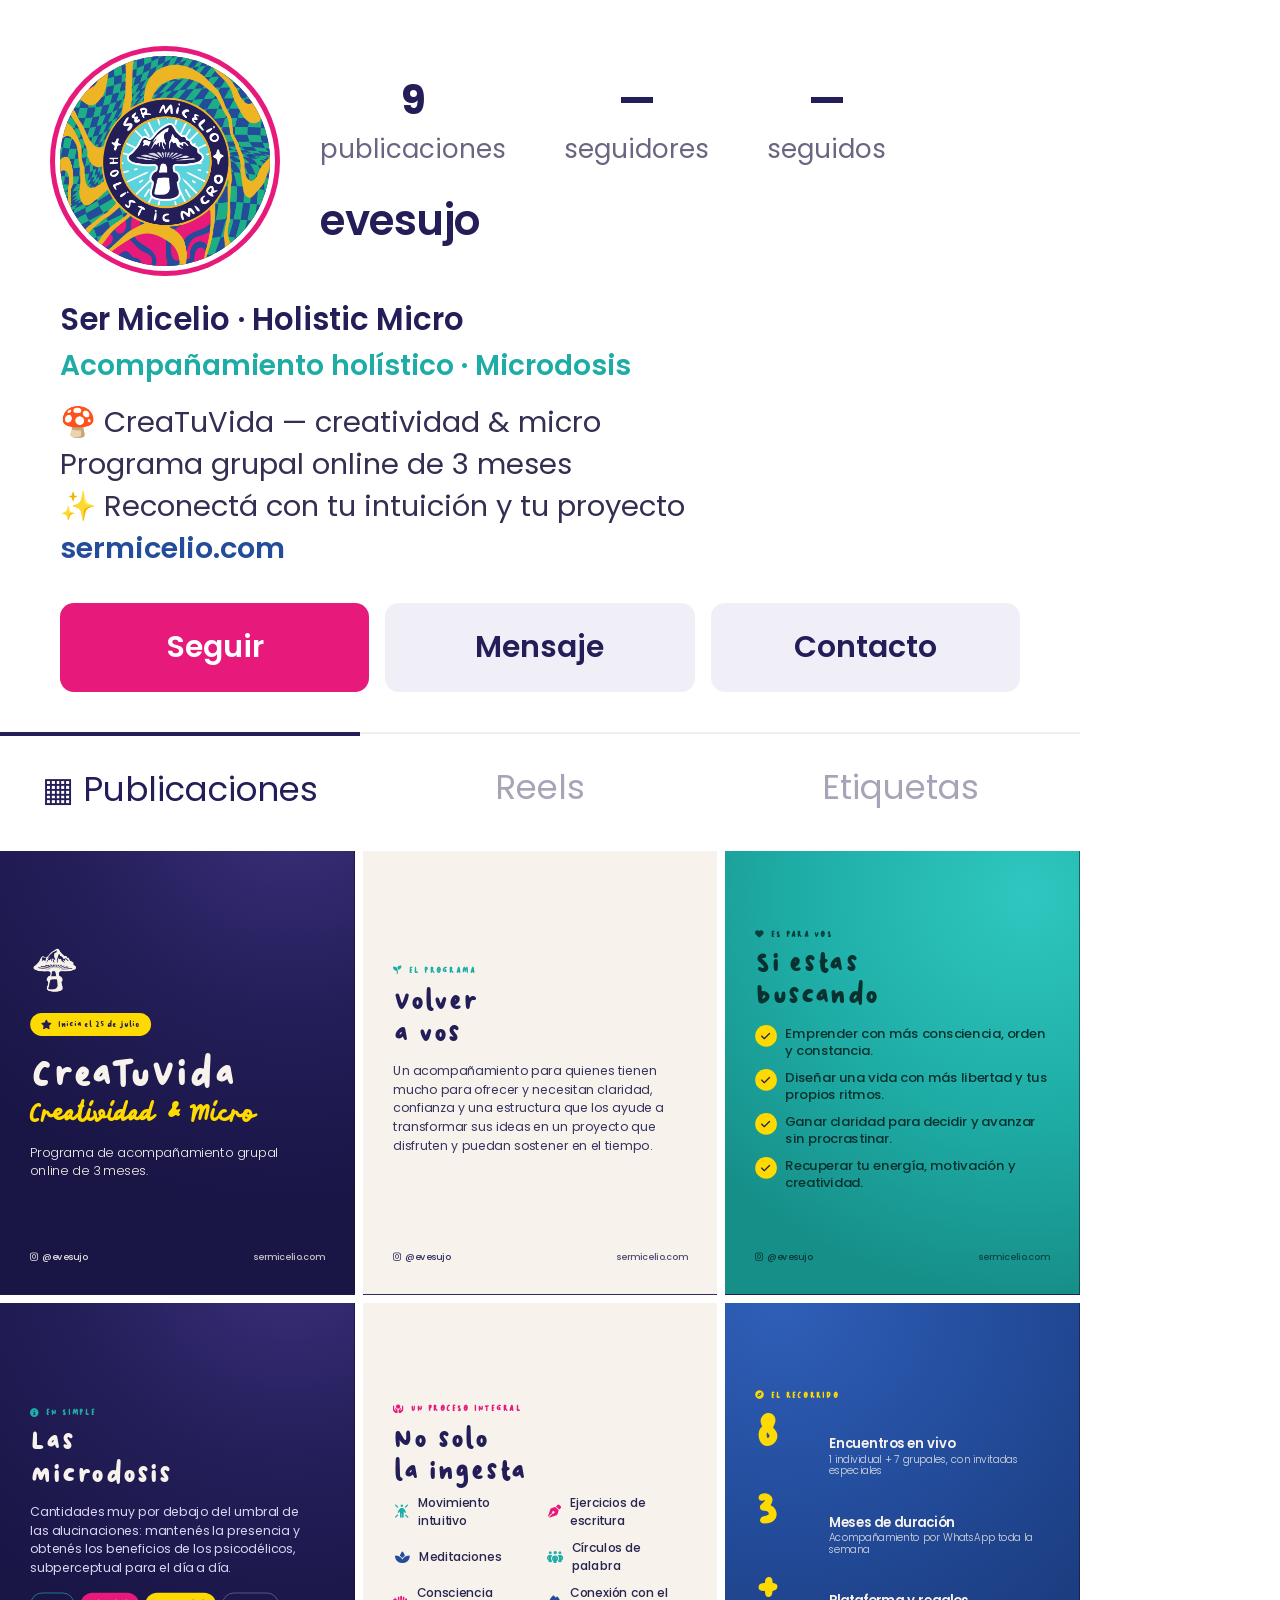
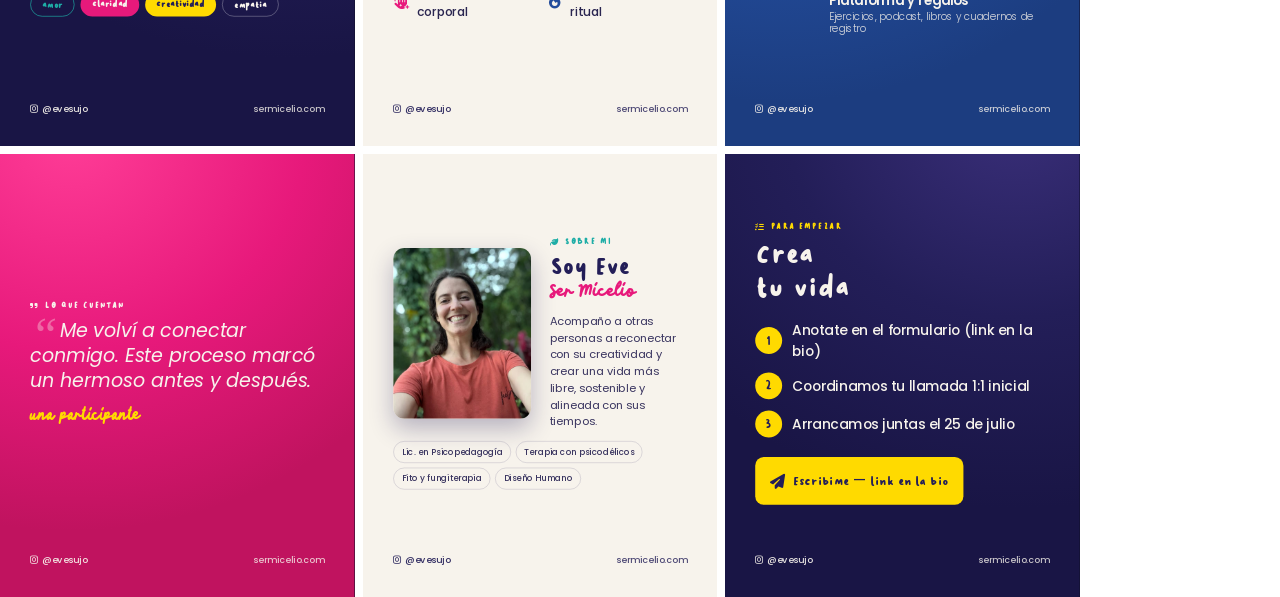
<file: instagram/grid.html>
<!DOCTYPE html>
<html lang="es">
<head>
<meta charset="UTF-8">
<title>IG preview · Ser Micelio</title>
<link rel="preconnect" href="https://fonts.gstatic.com" crossorigin>
<link href="https://fonts.googleapis.com/css2?family=Poppins:wght@300;400;500;600;700&display=swap" rel="stylesheet">
<style>
  :root{--navy:#231E58;--blue:#234C9B;--teal:#1EADA6;--pink:#E7197B;--yellow:#FFDA00;--cream:#F7F3EC}
  *{margin:0;padding:0;box-sizing:border-box;font-family:'Poppins',system-ui,sans-serif;-webkit-font-smoothing:antialiased}
  body{width:1080px;background:#fff;color:#1a1733}
  .phone{width:1080px;background:#fff}
  /* header */
  .top{display:flex;align-items:center;gap:50px;padding:56px 60px 30px}
  .ava{width:210px;height:210px;border-radius:50%;flex-shrink:0;overflow:hidden;
    background:var(--navy);display:flex;align-items:center;justify-content:center;
    box-shadow:0 0 0 5px #fff,0 0 0 10px var(--pink)}
  .ava img{width:100%;height:100%;object-fit:cover}
  .meta{flex:1}
  .stats{display:flex;gap:58px;margin-bottom:20px}
  .stat{text-align:center}
  .stat b{display:block;font-size:40px;font-weight:700;color:var(--navy)}
  .stat span{font-size:26px;color:#6a6580}
  .handle{font-size:42px;font-weight:600;letter-spacing:-.01em;color:var(--navy)}
  .info{padding:0 60px 28px}
  .name{font-size:31px;font-weight:600;color:var(--navy)}
  .cat{font-size:28px;color:var(--teal);font-weight:600;margin:2px 0 14px}
  .bio{font-size:29px;line-height:1.45;color:#332e52}
  .bio .lnk{color:var(--blue);font-weight:600}
  .btns{display:flex;gap:16px;padding:6px 60px 40px}
  .btn{flex:1;text-align:center;padding:22px;border-radius:14px;font-size:30px;font-weight:600}
  .btn.p{background:var(--pink);color:#fff}
  .btn.s{background:#f0eef6;color:var(--navy)}
  .tabs{display:flex;border-top:2px solid #eee}
  .tab{flex:1;text-align:center;padding:28px;font-size:34px;color:#a8a4b8}
  .tab.on{color:var(--navy);border-top:4px solid var(--navy);margin-top:-2px}
  /* grid con tiles en vivo (iframes escalados) */
  .grid{display:grid;grid-template-columns:repeat(3,1fr);gap:8px;padding:8px 0 0}
  .cell{position:relative;width:100%;padding-bottom:125%;overflow:hidden;background:var(--navy)}
  .cell iframe{position:absolute;top:0;left:0;width:1080px;height:1350px;border:0;
    transform:scale(0.32840);transform-origin:top left;pointer-events:none}
</style>
</head>
<body>
<div class="phone">
  <div class="top">
    <div class="ava"><img src="../assets/logo-sello.png" alt="Ser Micelio"></div>
    <div class="meta">
      <div class="stats">
        <div class="stat"><b>9</b><span>publicaciones</span></div>
        <div class="stat"><b>—</b><span>seguidores</span></div>
        <div class="stat"><b>—</b><span>seguidos</span></div>
      </div>
      <div class="handle">evesujo</div>
    </div>
  </div>
  <div class="info">
    <div class="name">Ser Micelio · Holistic Micro</div>
    <div class="cat">Acompañamiento holístico · Microdosis</div>
    <div class="bio">🍄 CreaTuVida — creatividad &amp; micro<br>Programa grupal online de 3 meses<br>✨ Reconectá con tu intuición y tu proyecto<br><span class="lnk">sermicelio.com</span></div>
  </div>
  <div class="btns">
    <div class="btn p">Seguir</div>
    <div class="btn s">Mensaje</div>
    <div class="btn s">Contacto</div>
  </div>
  <div class="tabs"><div class="tab on">▦ Publicaciones</div><div class="tab">Reels</div><div class="tab">Etiquetas</div></div>
  <div class="grid" id="grid"></div>
</div>
<script>
  // Feed: el post 1 (portada) va arriba a la izquierda; IG los muestra del mas nuevo al mas viejo.
  const grid = document.getElementById('grid');
  for(let n=1;n<=9;n++){
    const c = document.createElement('div');
    c.className = 'cell';
    c.innerHTML = `<iframe src="tile.html?n=${n}" scrolling="no" loading="lazy"></iframe>`;
    grid.appendChild(c);
  }
</script>
</body>
</html>
</file>
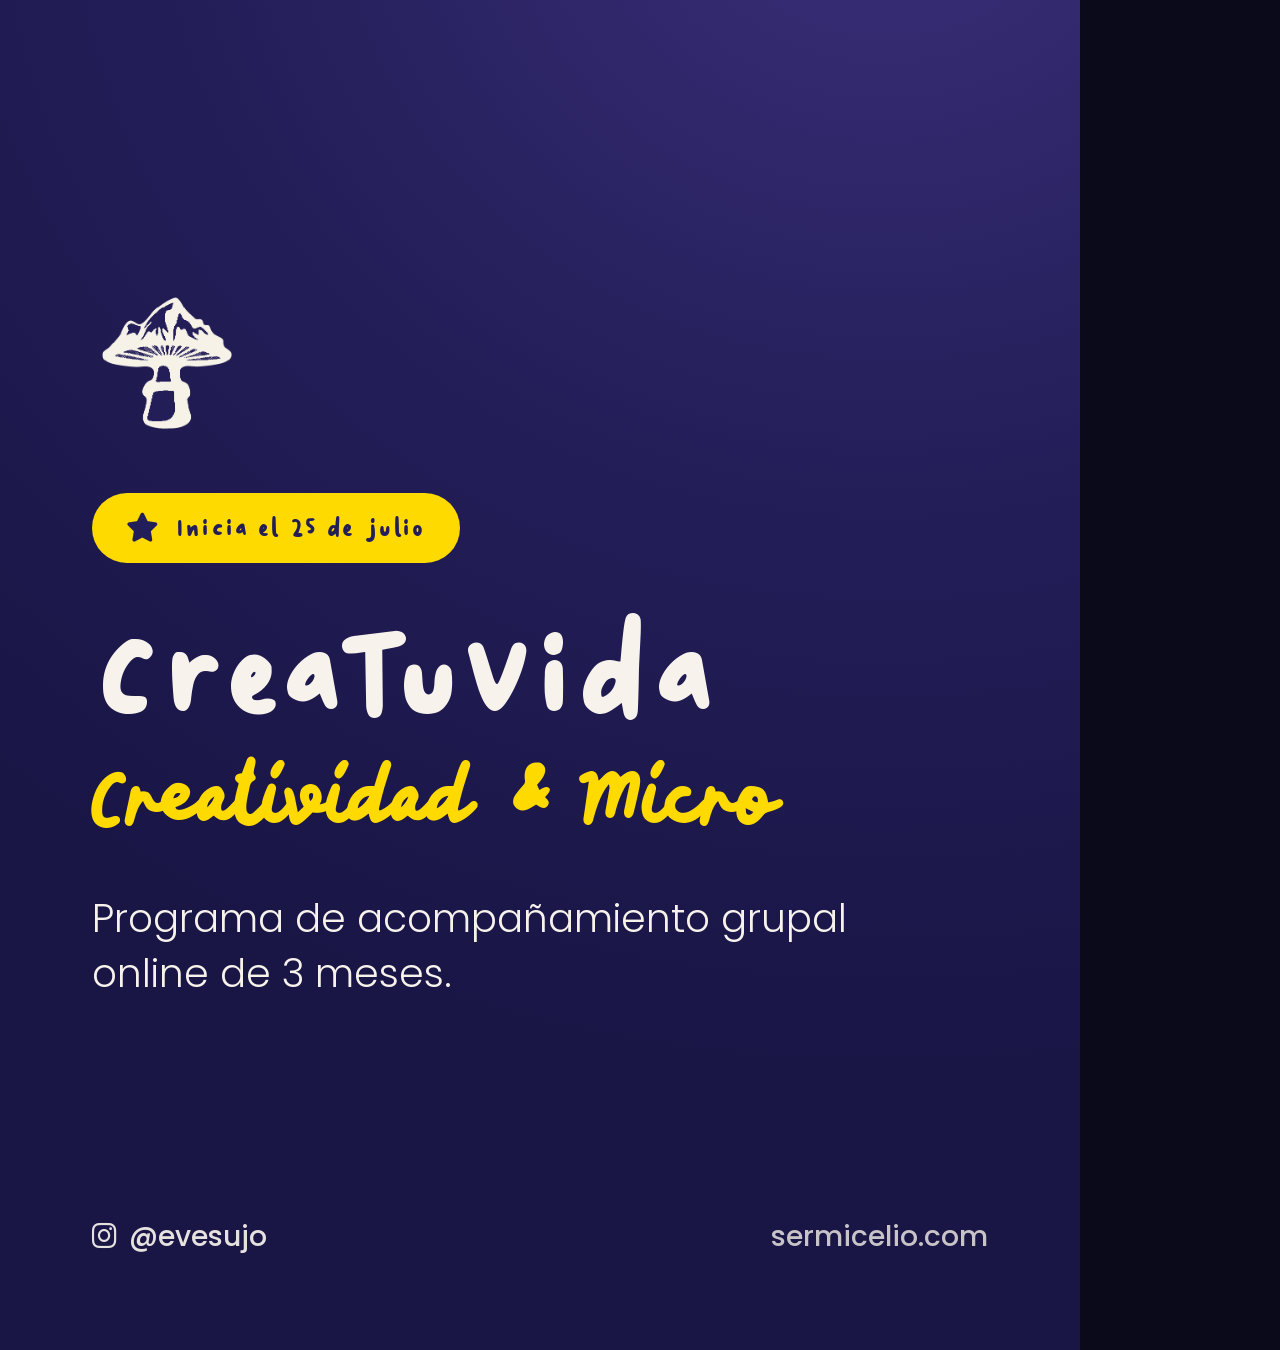
<file: instagram/tile.html>
<!DOCTYPE html>
<html lang="es">
<head>
<meta charset="UTF-8">
<title>IG tile · Ser Micelio</title>
<link rel="preconnect" href="https://fonts.gstatic.com" crossorigin>
<link href="https://fonts.googleapis.com/css2?family=Kaushan+Script&family=Poppins:wght@300;400;500;600;700;800&display=swap" rel="stylesheet">
<link rel="stylesheet" href="https://cdnjs.cloudflare.com/ajax/libs/font-awesome/6.5.1/css/all.min.css">
<style>
  /* Fuentes de marca (Kopi Senja NO tiene tildes → titulares sin acentos; texto largo en Poppins) */
  @font-face{font-family:"Kopi Senja Sans";src:url("../assets/Kopi Senja Sans.otf") format("opentype");font-display:swap}
  @font-face{font-family:"Kopi Senja Script";src:url("../assets/Kopi Senja Script.otf") format("opentype");font-display:swap}
  :root{
    --navy:#231E58; --blue:#234C9B; --teal:#1EADA6; --pink:#E7197B;
    --yellow:#FFDA00; --cream:#F7F3EC; --ink:#1a1733;
    --display:"Kopi Senja Sans","Poppins",sans-serif;
    --script:"Kopi Senja Script","Kaushan Script",cursive;
    --body:"Poppins",sans-serif;
  }
  *{margin:0;padding:0;box-sizing:border-box;font-family:var(--body);-webkit-font-smoothing:antialiased}
  i.fa-solid,i.fa-regular,i.fa-brands{font-family:"Font Awesome 6 Free","Font Awesome 6 Brands"}
  html,body{background:#0b0a1a}
  .tile{width:1080px;height:1350px;position:relative;overflow:hidden;padding:92px;display:flex;flex-direction:column;color:var(--ink)}
  .mid{flex:1;display:flex;flex-direction:column;justify-content:center;min-height:0}

  /* fondos por tile */
  .bg-navy{background:radial-gradient(125% 90% at 82% -10%, #3a2f7a 0%, #231E58 52%, #191545 100%);color:var(--cream)}
  .bg-blue{background:radial-gradient(120% 90% at 15% 0%, #2f5fb8 0%, #234C9B 55%, #1c3d80 100%);color:var(--cream)}
  .bg-teal{background:radial-gradient(120% 90% at 85% 10%, #2ec7bf 0%, #1EADA6 55%, #178f89 100%);color:#08312f}
  .bg-pink{background:radial-gradient(120% 90% at 20% -5%, #ff3d97 0%, #E7197B 55%, #c0135f 100%);color:var(--cream)}
  .bg-cream{background:var(--cream);color:var(--navy)}

  /* tipografia */
  .eyebrow{font-family:var(--display);text-transform:uppercase;letter-spacing:.22em;font-size:26px;font-weight:700;display:flex;align-items:center;gap:16px}
  .k-h1{font-family:var(--display);font-size:150px;line-height:.9;letter-spacing:-.01em}
  .k-h2{font-family:var(--display);font-size:104px;line-height:.94}
  .script{font-family:var(--script);line-height:1.05}
  .sub{font-family:var(--body);font-weight:300;font-size:39px;line-height:1.4;max-width:820px}
  .body{font-family:var(--body);font-weight:400;font-size:38px;line-height:1.5;max-width:860px}

  /* footer comun */
  .foot{display:flex;align-items:center;justify-content:space-between;gap:16px;font-size:28px;font-weight:500;padding-top:34px;opacity:.92}
  .foot .r{opacity:.85}
  .foot i{margin-right:12px}

  /* piezas */
  .pill{display:inline-flex;align-items:center;gap:16px;align-self:flex-start;border-radius:60px;padding:18px 34px;font-family:var(--display);font-size:29px;letter-spacing:.04em;background:var(--yellow);color:var(--navy)}
  .logo-top{width:150px;margin-bottom:44px}
  .checks{display:flex;flex-direction:column;gap:30px;margin-top:20px}
  .check{display:flex;align-items:flex-start;gap:26px;font-size:40px;font-weight:500;line-height:1.3}
  .check .ic{flex-shrink:0;width:66px;height:66px;border-radius:50%;display:flex;align-items:center;justify-content:center;font-size:32px}
  .chips{display:flex;flex-wrap:wrap;gap:18px;margin-top:48px}
  .chip{border-radius:50px;padding:16px 34px;font-size:31px;font-weight:600;font-family:var(--display);letter-spacing:.02em}
  .tools{display:grid;grid-template-columns:1fr 1fr;gap:26px 40px;margin-top:20px}
  .tool{display:flex;align-items:center;gap:22px;font-size:37px;font-weight:500}
  .tool i{width:56px;font-size:40px;text-align:center}
  .stats{display:flex;flex-direction:column;gap:46px;margin-top:8px}
  .stat{display:flex;align-items:baseline;gap:34px}
  .stat b{font-family:var(--display);font-size:150px;line-height:.8;min-width:190px}
  .stat .st{font-size:40px;font-weight:600;line-height:1.15}
  .stat .st small{display:block;font-weight:300;font-size:31px;opacity:.85;margin-top:8px}
  .quote{font-size:58px;font-weight:400;line-height:1.34;font-style:italic}
  .quote::before{content:"\201C";font-family:Georgia,serif;font-size:150px;line-height:0;position:relative;top:44px;margin-right:6px;opacity:.35}
  .steps{display:flex;flex-direction:column;gap:34px;margin-top:52px}
  .step{display:flex;align-items:center;gap:30px;font-size:42px;font-weight:500}
  .step .n{flex-shrink:0;width:82px;height:82px;border-radius:50%;background:var(--yellow);color:var(--navy);font-family:var(--display);font-size:44px;display:flex;align-items:center;justify-content:center}
  .ctabox{margin-top:60px;background:var(--yellow);color:var(--navy);border-radius:26px;padding:38px 44px;font-family:var(--display);font-size:46px;display:flex;align-items:center;gap:24px;align-self:flex-start}
  .about{display:flex;align-items:center;gap:56px}
  .about .photo{width:420px;height:520px;border-radius:34px;object-fit:cover;flex-shrink:0;box-shadow:0 30px 70px rgba(35,30,88,.3)}
  .creds{display:flex;flex-wrap:wrap;gap:14px;margin-top:34px}
  .creds span{border:2px solid rgba(35,30,88,.2);border-radius:40px;padding:12px 24px;font-size:26px;font-weight:500}
</style>
</head>
<body>
<div id="root"></div>
<script>
const HANDLE = '@evesujo';
const DOM = 'sermicelio.com';
function foot(dark){
  return `<div class="foot"><span><i class="fa-brands fa-instagram"></i>${HANDLE}</span><span class="r">${DOM}</span></div>`;
}

// 1 · Portada
function t1(){return `<div class="tile bg-navy">
  <div class="mid">
    <img class="logo-top" src="../assets/logo-hongo-inv.png" alt="">
    <span class="pill"><i class="fa-solid fa-star"></i> Inicia el 25 de julio</span>
    <div class="k-h1" style="margin-top:44px">CreaTuVida</div>
    <div class="script" style="font-size:92px;color:var(--yellow);margin-top:14px">Creatividad &amp; Micro</div>
    <div class="sub" style="margin-top:40px">Programa de acompañamiento grupal online de 3 meses.</div>
  </div>
  ${foot()}
</div>`}

// 2 · El programa
function t2(){return `<div class="tile bg-cream">
  <div class="mid">
    <div class="eyebrow" style="color:var(--teal)"><i class="fa-solid fa-seedling"></i> El programa</div>
    <div class="k-h2" style="margin-top:26px">Volver<br>a vos</div>
    <div class="body" style="margin-top:40px;color:#3a3560">Un acompañamiento para quienes tienen mucho para ofrecer y necesitan claridad, confianza y una estructura que los ayude a transformar sus ideas en un proyecto que disfruten y puedan sostener en el tiempo.</div>
  </div>
  ${foot()}
</div>`}

// 3 · Es para vos si...
function t3(){return `<div class="tile bg-teal">
  <div class="mid">
    <div class="eyebrow" style="color:#06413d"><i class="fa-solid fa-heart"></i> Es para vos</div>
    <div class="k-h2" style="margin-top:22px">Si estas<br>buscando</div>
    <div class="checks" style="margin-top:44px">
      <div class="check"><span class="ic" style="background:var(--yellow);color:var(--navy)"><i class="fa-solid fa-check"></i></span> Emprender con más consciencia, orden y constancia.</div>
      <div class="check"><span class="ic" style="background:var(--yellow);color:var(--navy)"><i class="fa-solid fa-check"></i></span> Diseñar una vida con más libertad y tus propios ritmos.</div>
      <div class="check"><span class="ic" style="background:var(--yellow);color:var(--navy)"><i class="fa-solid fa-check"></i></span> Ganar claridad para decidir y avanzar sin procrastinar.</div>
      <div class="check"><span class="ic" style="background:var(--yellow);color:var(--navy)"><i class="fa-solid fa-check"></i></span> Recuperar tu energía, motivación y creatividad.</div>
    </div>
  </div>
  ${foot()}
</div>`}

// 4 · Microdosis
function t4(){return `<div class="tile bg-navy">
  <div class="mid">
    <div class="eyebrow" style="color:var(--teal)"><i class="fa-solid fa-circle-info"></i> En simple</div>
    <div class="k-h2" style="margin-top:22px">Las<br>microdosis</div>
    <div class="body" style="margin-top:40px;color:#d8d4f0">Cantidades muy por debajo del umbral de las alucinaciones: mantenés la presencia y obtenés los beneficios de los psicodélicos, subperceptual para el día a día.</div>
    <div class="chips">
      <span class="chip" style="background:rgba(122,193,66,0);border:2px solid var(--teal);color:var(--teal)">amor</span>
      <span class="chip" style="background:var(--pink);color:var(--cream)">claridad</span>
      <span class="chip" style="background:var(--yellow);color:var(--navy)">creatividad</span>
      <span class="chip" style="border:2px solid rgba(255,255,255,.4);color:var(--cream)">empatia</span>
    </div>
  </div>
  ${foot()}
</div>`}

// 5 · Proceso integral
function t5(){return `<div class="tile bg-cream">
  <div class="mid">
    <div class="eyebrow" style="color:var(--pink)"><i class="fa-solid fa-hands-holding-circle"></i> Un proceso integral</div>
    <div class="k-h2" style="margin-top:26px">No solo<br>la ingesta</div>
    <div class="tools" style="color:#2a2550">
      <div class="tool"><i class="fa-solid fa-person-rays" style="color:var(--teal)"></i> Movimiento intuitivo</div>
      <div class="tool"><i class="fa-solid fa-pen-nib" style="color:var(--pink)"></i> Ejercicios de escritura</div>
      <div class="tool"><i class="fa-solid fa-spa" style="color:var(--blue)"></i> Meditaciones</div>
      <div class="tool"><i class="fa-solid fa-people-group" style="color:var(--teal)"></i> Círculos de palabra</div>
      <div class="tool"><i class="fa-solid fa-hand-sparkles" style="color:var(--pink)"></i> Consciencia corporal</div>
      <div class="tool"><i class="fa-solid fa-fire" style="color:var(--blue)"></i> Conexión con el ritual</div>
    </div>
  </div>
  ${foot()}
</div>`}

// 6 · Como se organiza (stats)
function t6(){return `<div class="tile bg-blue">
  <div class="mid">
    <div class="eyebrow" style="color:var(--yellow)"><i class="fa-solid fa-compass"></i> El recorrido</div>
    <div class="stats" style="margin-top:40px">
      <div class="stat"><b style="color:var(--yellow)">8</b><span class="st">Encuentros en vivo<small>1 individual + 7 grupales, con invitadas especiales</small></span></div>
      <div class="stat"><b style="color:var(--yellow)">3</b><span class="st">Meses de duración<small>Acompañamiento por WhatsApp toda la semana</small></span></div>
      <div class="stat"><b style="color:var(--yellow)">+</b><span class="st">Plataforma y regalos<small>Ejercicios, podcast, libros y cuadernos de registro</small></span></div>
    </div>
  </div>
  ${foot()}
</div>`}

// 7 · Testimonio
function t7(){return `<div class="tile bg-pink">
  <div class="mid">
    <div class="eyebrow" style="color:var(--cream)"><i class="fa-solid fa-quote-right"></i> Lo que cuentan</div>
    <div class="quote" style="margin-top:20px;color:var(--cream)">Me volví a conectar conmigo. Este proceso marcó un hermoso antes y después.</div>
    <div class="script" style="font-size:56px;color:var(--yellow);margin-top:38px">una participante</div>
  </div>
  ${foot()}
</div>`}

// 8 · Sobre mi
function t8(){return `<div class="tile bg-cream">
  <div class="mid">
    <div class="about">
      <img class="photo" src="../assets/eve.jpeg" alt="Eve">
      <div>
        <div class="eyebrow" style="color:var(--teal)"><i class="fa-solid fa-leaf"></i> Sobre mi</div>
        <div class="k-h2" style="font-size:88px;margin-top:18px">Soy Eve</div>
        <div class="script" style="font-size:64px;color:var(--pink);margin-top:6px">Ser Micelio</div>
        <div class="body" style="font-size:34px;margin-top:28px;color:#3a3560">Acompaño a otras personas a reconectar con su creatividad y crear una vida más libre, sostenible y alineada con sus tiempos.</div>
      </div>
    </div>
    <div class="creds" style="color:#3a3560">
      <span>Lic. en Psicopedagogía</span><span>Terapia con psicodélicos</span><span>Fito y fungiterapia</span><span>Diseño Humano</span>
    </div>
  </div>
  ${foot()}
</div>`}

// 9 · CTA
function t9(){return `<div class="tile bg-navy">
  <div class="mid">
    <div class="eyebrow" style="color:var(--yellow)"><i class="fa-solid fa-list-check"></i> Para empezar</div>
    <div class="k-h2" style="margin-top:22px">Crea<br>tu vida</div>
    <div class="steps">
      <div class="step"><span class="n">1</span> Anotate en el formulario (link en la bio)</div>
      <div class="step"><span class="n">2</span> Coordinamos tu llamada 1:1 inicial</div>
      <div class="step"><span class="n">3</span> Arrancamos juntas el 25 de julio</div>
    </div>
    <div class="ctabox"><i class="fa-solid fa-paper-plane"></i> Escribime &mdash; link en la bio</div>
  </div>
  ${foot()}
</div>`}

const T = {1:t1,2:t2,3:t3,4:t4,5:t5,6:t6,7:t7,8:t8,9:t9};
const n = Number(new URLSearchParams(location.search).get('n')||1);
document.getElementById('root').innerHTML = (T[n]||t1)();
</script>
</body>
</html>
</file>
<file: styles.css>
@import url("https://fonts.googleapis.com/css2?family=Quicksand:wght@400;500;600;700&display=swap");
@font-face{
  font-family:"Kopi Senja Script";
  src:url("assets/Kopi Senja Script.otf") format("opentype");
  font-weight:normal;font-display:swap;
}
:root{
  --navy:#231E58;
  --blue:#234C9B;
  --teal:#1EADA6;
  --pink:#E7197B;
  --yellow:#FFDA00;
  --cream:#F7F3EC;
  --ink:#1a1733;
  --display:"Quicksand","Poppins",sans-serif;
  --script:"Kopi Senja Script","Kaushan Script",cursive;
  --body:"Poppins",sans-serif;
}

*{margin:0;padding:0;box-sizing:border-box}
html{scroll-behavior:smooth}
body{
  font-family:var(--body);
  color:var(--ink);
  background:var(--cream);
  line-height:1.65;
  -webkit-font-smoothing:antialiased;
  overflow-x:hidden;
}
img{max-width:100%;display:block}
a{color:inherit;text-decoration:none}

.wrap{max-width:1120px;margin:0 auto;padding:0 24px}
.section{padding:96px 0}
.eyebrow{
  font-family:var(--display);
  letter-spacing:.18em;
  text-transform:uppercase;
  font-size:.82rem;
  font-weight:700;
}
h1,h2,h3{font-family:var(--display);line-height:1.05;font-weight:400}
.script{font-family:var(--script);font-weight:400;line-height:1.08;padding-top:.06em}

.btn{
  display:inline-block;
  font-family:var(--display);
  font-size:1.05rem;
  letter-spacing:.04em;
  text-transform:uppercase;
  padding:18px 40px;
  border-radius:60px;
  background:var(--yellow);
  color:var(--navy);
  border:2px solid var(--navy);
  transition:transform .25s ease, box-shadow .25s ease;
  box-shadow:0 6px 0 var(--navy);
}
.btn:hover{transform:translateY(-3px);box-shadow:0 9px 0 var(--navy)}
.btn.pink{background:var(--pink);color:#fff}
.btn.pink:hover{box-shadow:0 9px 0 var(--navy)}

/* ---------- NAV ---------- */
nav{
  position:sticky;top:0;z-index:50;
  background:rgba(35,30,88,.92);
  backdrop-filter:blur(8px);
  border-bottom:2px solid rgba(255,255,255,.08);
}
nav .wrap{display:flex;align-items:center;justify-content:space-between;height:72px}
.brand{display:flex;align-items:center;gap:12px;color:#fff}
.brand img{width:38px}
.brand b{font-family:var(--display);font-size:1.15rem;letter-spacing:.02em}
.nav-links{display:flex;gap:28px;align-items:center}
.nav-links a{color:#fff;font-size:.92rem;font-weight:500;opacity:.85;transition:opacity .2s}
.nav-links a:hover{opacity:1}
.nav-cta{
  background:var(--yellow);color:var(--navy)!important;
  padding:10px 22px;border-radius:40px;font-weight:700;opacity:1!important;
}
.nav-toggle{display:none}

/* ---------- HERO ---------- */
.hero{
  position:relative;
  background:
    linear-gradient(rgba(35,30,88,.62),rgba(35,30,88,.78)),
    url("assets/hero.webp") center/cover;
  color:#fff;
  text-align:center;
  padding:120px 0 130px;
}
.hero .logo-top{width:120px;margin:0 auto 26px;filter:drop-shadow(0 6px 18px rgba(0,0,0,.4))}
.hero h1{font-size:clamp(3rem,9vw,6.2rem);letter-spacing:.01em}
.hero .script{
  display:block;
  color:var(--yellow);
  font-size:clamp(3.4rem,11vw,7rem);
  margin-top:-.1em;
}
.hero p.lead{
  font-size:1.2rem;max-width:620px;margin:26px auto 0;
  font-weight:400;opacity:.95;
}
.hero .start-pill{
  display:inline-block;margin:30px 0 36px;
  background:var(--pink);color:#fff;
  font-family:var(--display);letter-spacing:.06em;text-transform:uppercase;
  padding:12px 28px;border-radius:50px;font-size:1rem;
}
.hero .btns{display:flex;gap:16px;justify-content:center;flex-wrap:wrap}

/* color strip */
.strip{display:flex;height:10px}
.strip span{flex:1}
.strip .a{background:var(--navy)}
.strip .b{background:var(--blue)}
.strip .c{background:var(--teal)}
.strip .d{background:var(--pink)}
.strip .e{background:var(--yellow)}

/* ---------- INTRO / BENEFITS ---------- */
.benefits{background:var(--teal);color:#fff;text-align:center}
.benefits .script{color:var(--yellow);font-size:clamp(2.6rem,7vw,4rem)}
.benefits h2{font-size:clamp(1.8rem,4vw,2.4rem);margin-bottom:8px}
.benefit-grid{
  display:grid;grid-template-columns:repeat(auto-fit,minmax(250px,1fr));
  gap:20px;margin-top:50px;text-align:left;
}
.benefit-card{
  position:relative;
  background:rgba(255,255,255,.12);
  border:2px solid rgba(255,255,255,.25);
  border-radius:22px;padding:34px 26px 26px;
  backdrop-filter:blur(4px);
  transition:transform .25s, background .25s;
}
.benefit-card:hover{transform:translateY(-6px);background:rgba(255,255,255,.2)}
.benefit-card .ico{
  position:absolute;top:-22px;right:22px;
  width:54px;height:54px;border-radius:50%;
  display:flex;align-items:center;justify-content:center;
  background:var(--yellow);color:var(--navy);font-size:1.35rem;
  border:4px solid var(--teal);box-shadow:0 8px 18px rgba(0,0,0,.22);
}
.benefit-card h3{font-size:1.25rem;line-height:1.15}

/* ---------- MICRODOSIS ---------- */
.micro{background:var(--navy);color:#fff}
.micro .wrap{display:grid;grid-template-columns:1fr 1fr;gap:60px;align-items:center}
.micro .ttl .eyebrow{color:var(--teal)}
.micro h2{font-size:clamp(2rem,5vw,3rem);margin:8px 0 4px}
.micro h2 .script{color:var(--yellow);display:block;font-size:clamp(2.4rem,6vw,3.6rem)}
.micro p{margin-top:18px;opacity:.9}
.micro strong{color:var(--yellow);font-weight:600}
.micro .art{
  aspect-ratio:1;border-radius:28px;overflow:hidden;
  background:url("assets/logo-sello.png") center/cover;
  border:4px solid rgba(255,255,255,.15);
}

/* ---------- INFO GENERAL ---------- */
.info{background:var(--cream)}
.info .head{text-align:center;margin-bottom:54px}
.info .head .eyebrow{color:var(--pink)}
.info h2{font-size:clamp(2rem,5vw,3rem);color:var(--navy)}
.info-cols{display:grid;grid-template-columns:1fr 1fr;gap:40px}
.tools h3,.notes h3{color:var(--blue);font-size:1.4rem;margin-bottom:18px}
.tool-list{list-style:none;display:flex;flex-direction:column;gap:12px}
.tool-list li{
  background:#fff;border-left:6px solid var(--teal);
  padding:14px 18px;border-radius:12px;font-weight:500;
  box-shadow:0 4px 14px rgba(35,30,88,.06);
}
.note-card{
  background:var(--navy);color:#fff;border-radius:18px;
  padding:24px;margin-bottom:16px;
}
.note-card.pink{background:var(--pink)}
.note-card.yellow{background:var(--yellow);color:var(--navy)}
.note-card h4{font-family:var(--display);font-size:1.1rem;letter-spacing:.04em;margin-bottom:6px;text-transform:uppercase}
.note-card p{font-size:.95rem;opacity:.95}

/* ---------- ORGANIZA ---------- */
.org{background:var(--pink);color:#fff;text-align:center}
.org h2{font-size:clamp(2rem,5vw,3rem)}
.org h2 .script{color:var(--yellow);display:block}
.org-grid{
  display:grid;grid-template-columns:repeat(3,1fr);gap:24px;margin-top:50px;text-align:left;
}
.org-card{background:rgba(255,255,255,.14);border:2px solid rgba(255,255,255,.3);border-radius:22px;padding:30px}
.org-card .big{font-family:var(--display);font-size:2.6rem;color:var(--yellow);line-height:1}
.org-card h3{font-size:1.3rem;margin:6px 0 10px}
.org-card ul{list-style:none;font-size:.95rem;display:flex;flex-direction:column;gap:6px}
.org-card ul li{position:relative;padding-left:26px}
.org-card ul li::before{content:"\f06c";font-family:"Font Awesome 6 Free";font-weight:900;color:var(--yellow);position:absolute;left:0;top:2px;font-size:.9em}

/* ---------- ENCUENTROS / TIMELINE ---------- */
.enc{background:var(--cream)}
.enc .head{text-align:center;margin-bottom:60px}
.enc .head .eyebrow{color:var(--teal)}
.enc h2{font-size:clamp(2rem,5vw,3rem);color:var(--navy)}
.timeline{position:relative;max-width:840px;margin:0 auto;padding-left:36px}
.timeline::before{content:"";position:absolute;left:8px;top:6px;bottom:6px;width:4px;background:var(--blue);border-radius:4px}
.tl-item{position:relative;margin-bottom:30px}
.tl-item::before{
  content:"";position:absolute;left:-35px;top:6px;width:18px;height:18px;
  border-radius:50%;background:var(--pink);border:4px solid var(--cream);box-shadow:0 0 0 3px var(--pink);
}
.tl-card{background:#fff;border-radius:16px;padding:22px 26px;box-shadow:0 6px 20px rgba(35,30,88,.07)}
.tl-card .date{
  display:inline-block;background:var(--yellow);color:var(--navy);
  font-family:var(--display);font-weight:700;letter-spacing:.04em;
  padding:4px 14px;border-radius:30px;font-size:.82rem;margin-bottom:10px;
}
.tl-card h3{color:var(--blue);font-size:1.35rem;margin-bottom:6px}
.tl-card p{font-size:.96rem;color:#444}
.tl-card .guest{color:var(--pink);font-weight:600;font-size:.9rem}

/* ---------- TESTIMONIOS ---------- */
.testi{background:var(--blue);color:#fff;text-align:center}
.testi h2{font-size:clamp(2rem,5vw,3rem)}
.testi h2 .script{color:var(--yellow);display:block}
.testi-grid{display:grid;grid-template-columns:repeat(auto-fit,minmax(280px,1fr));gap:24px;margin-top:50px;text-align:left}
.quote{
  background:rgba(255,255,255,.12);border-radius:20px;padding:28px;
  border-top:5px solid var(--yellow);font-size:1rem;position:relative;
}
.quote::before{content:"\201C";font-family:Georgia,serif;font-size:4rem;color:var(--yellow);line-height:0;position:absolute;top:30px;left:18px;opacity:.4}
.quote p{padding-top:14px}

/* ---------- SOBRE MI ---------- */
.about{background:var(--cream)}
.about .wrap{display:grid;grid-template-columns:.85fr 1.15fr;gap:56px;align-items:center}
.about .pic{
  aspect-ratio:3/4;border-radius:24px;overflow:hidden;
  background:linear-gradient(160deg,var(--teal),var(--navy));
  display:flex;align-items:flex-end;justify-content:center;position:relative;
}
.about .pic img{width:100%;height:100%;object-fit:cover;margin-bottom:0}
.about .eyebrow{color:var(--pink)}
.about h2{font-size:clamp(2rem,5vw,3rem);color:var(--navy);margin:6px 0 18px}
.about h2 .script{color:var(--teal);display:block;font-size:clamp(2.6rem,6vw,3.8rem)}
.about p{margin-bottom:14px;color:#3a3650}
.about .creds{display:flex;flex-wrap:wrap;gap:8px;margin:18px 0}
.about .creds span{background:var(--navy);color:#fff;padding:6px 14px;border-radius:30px;font-size:.82rem;font-weight:500}
.about .social{display:flex;gap:18px;align-items:center;margin-top:18px;font-weight:600}
.about .social a{color:var(--pink)}

/* ---------- INVERSION ---------- */
.invest{background:var(--navy);color:#fff;text-align:center}
.invest h2{font-size:clamp(2rem,5vw,3rem)}
.invest h2 .script{color:var(--yellow);display:block;font-size:clamp(2.6rem,7vw,4rem)}
.price-grid{display:grid;grid-template-columns:1fr 1fr;gap:26px;max-width:760px;margin:46px auto 0}
.price{
  background:rgba(255,255,255,.06);border:2px solid rgba(255,255,255,.2);
  border-radius:24px;padding:38px 30px;
}
.price.feat{background:var(--teal);border-color:var(--teal)}
.price .where{font-family:var(--display);letter-spacing:.06em;text-transform:uppercase;font-size:.9rem;opacity:.85}
.price .num{font-family:var(--display);font-size:2.8rem;margin:10px 0 4px;color:var(--yellow)}
.price.feat .num{color:#fff}
.price small{opacity:.85}
.invest .fine{max-width:640px;margin:36px auto 0;font-size:.92rem;opacity:.85}
.invest .disc{
  max-width:680px;margin:28px auto 0;font-size:.84rem;
  background:rgba(231,25,123,.18);border:1px solid rgba(231,25,123,.5);
  border-radius:14px;padding:18px 22px;opacity:.95;
}

/* ---------- FINAL CTA ---------- */
.final{background:var(--yellow);color:var(--navy);text-align:center}
.final h2{font-size:clamp(2.2rem,6vw,4rem)}
.final h2 .script{display:block;color:var(--pink)}
.final p{max-width:560px;margin:18px auto 30px;font-size:1.1rem;font-weight:500}
.final .btn{background:var(--navy);color:#fff;box-shadow:0 6px 0 var(--pink)}
.final .btn:hover{box-shadow:0 9px 0 var(--pink)}

/* ---------- FOOTER ---------- */
footer{background:var(--navy);color:#fff;padding:60px 0 34px;text-align:center}
footer img{width:80px;margin:0 auto 18px}
footer .fbrand{font-family:var(--display);font-size:1.4rem;letter-spacing:.03em}
footer .ftag{font-family:var(--script);color:var(--yellow);font-size:1.8rem;margin-top:-4px}
footer .flinks{display:flex;gap:24px;justify-content:center;margin:22px 0;flex-wrap:wrap}
footer .flinks a{opacity:.85;font-weight:500;font-size:.95rem}
footer .flinks a:hover{opacity:1;color:var(--yellow)}
footer .copy{opacity:.6;font-size:.85rem;margin-top:18px;border-top:1px solid rgba(255,255,255,.12);padding-top:20px}

/* ---------- EXTRAS ---------- */
.benefits-lead{
  font-family:var(--script);color:var(--yellow);
  font-size:clamp(1.6rem,3.6vw,2.2rem);margin-top:14px;
}
.benefits .benefit-card h3{font-size:1.02rem;line-height:1.4;font-weight:400;font-family:var(--body)}

/* regalo / guía inline */
.gift{
  display:inline-flex;align-items:center;gap:10px;
  font-family:var(--display);font-size:1rem;letter-spacing:.03em;text-transform:uppercase;
  padding:15px 30px;border-radius:60px;background:var(--pink);color:#fff;
  border:2px solid rgba(255,255,255,.35);box-shadow:0 6px 0 rgba(0,0,0,.18);
  transition:transform .25s, box-shadow .25s;margin-top:26px;
}
.gift:hover{transform:translateY(-3px);box-shadow:0 9px 0 rgba(0,0,0,.18)}
.gift.teal{background:var(--teal)}
.micro .gift{margin-top:24px;background:var(--yellow);color:var(--navy);border-color:rgba(255,255,255,.5)}
.tools .gift{background:var(--teal);color:#fff;width:100%;justify-content:center;margin-top:22px}

/* ---------- FAQ ---------- */
.faq{background:var(--cream)}
.faq .head{text-align:center;margin-bottom:46px}
.faq .head .eyebrow{color:var(--pink)}
.faq h2{font-size:clamp(2rem,5vw,3rem);color:var(--navy)}
.faq-list{max-width:820px;margin:0 auto;display:flex;flex-direction:column;gap:14px}
.faq-item{background:#fff;border-radius:16px;padding:6px 8px;box-shadow:0 6px 20px rgba(35,30,88,.07);border-left:6px solid var(--teal)}
.faq-item summary{
  cursor:pointer;list-style:none;padding:18px 20px;font-family:var(--display);
  font-size:1.12rem;color:var(--navy);display:flex;justify-content:space-between;align-items:center;gap:16px;
}
.faq-item summary::-webkit-details-marker{display:none}
.faq-item summary::after{content:"+";color:var(--pink);font-size:1.6rem;line-height:1;transition:transform .25s}
.faq-item[open] summary::after{transform:rotate(45deg)}
.faq-item .a{padding:0 20px 20px;color:#3a3650;font-size:.98rem}

/* fondos con foto */
.photobg{position:relative;color:#fff}
.photobg::before{content:"";position:absolute;inset:0;background-size:cover;background-position:center;z-index:0}
.photobg .wrap{position:relative;z-index:1}
.org.photobg::before{
  background-image:linear-gradient(rgba(231,25,123,.82),rgba(35,30,88,.86)),
    url("assets/fondo2.webp");
}
.final.photobg{color:#fff}
.final.photobg::before{
  background-image:linear-gradient(rgba(200,168,0,.85),rgba(20,120,115,.92)),
    url("assets/cierre.webp");
}
.micro.photobg::before{
  background-image:linear-gradient(rgba(35,30,88,.9),rgba(35,30,88,.93)),
    url("assets/fondo.webp");
}
.testi.photobg::before{
  background-image:linear-gradient(rgba(35,76,155,.86),rgba(35,30,88,.9)),
    url("assets/testimonios.webp");
}
.final.photobg h2,.final.photobg p{color:#fff}
.final.photobg h2 .script{color:var(--yellow)}
.final.photobg .btn{background:var(--pink);color:#fff;box-shadow:0 6px 0 var(--navy)}
.final.photobg .btn:hover{box-shadow:0 9px 0 var(--navy)}

/* ---------- RESPONSIVE ---------- */
@media(max-width:860px){
  .section{padding:70px 0}
  .nav-links{
    position:fixed;inset:72px 0 auto 0;background:var(--navy);
    flex-direction:column;padding:24px;gap:18px;display:none;
    border-bottom:2px solid rgba(255,255,255,.1);
  }
  .nav-links.open{display:flex}
  .nav-toggle{display:block;background:none;border:none;color:#fff;font-size:1.6rem;cursor:pointer}
  .micro .wrap,.info-cols,.about .wrap,.price-grid{grid-template-columns:1fr}
  .micro .art{max-width:340px;margin:0 auto}
  .org-grid{grid-template-columns:1fr}
  .about .pic{max-width:340px;margin:0 auto}
}
</file>
